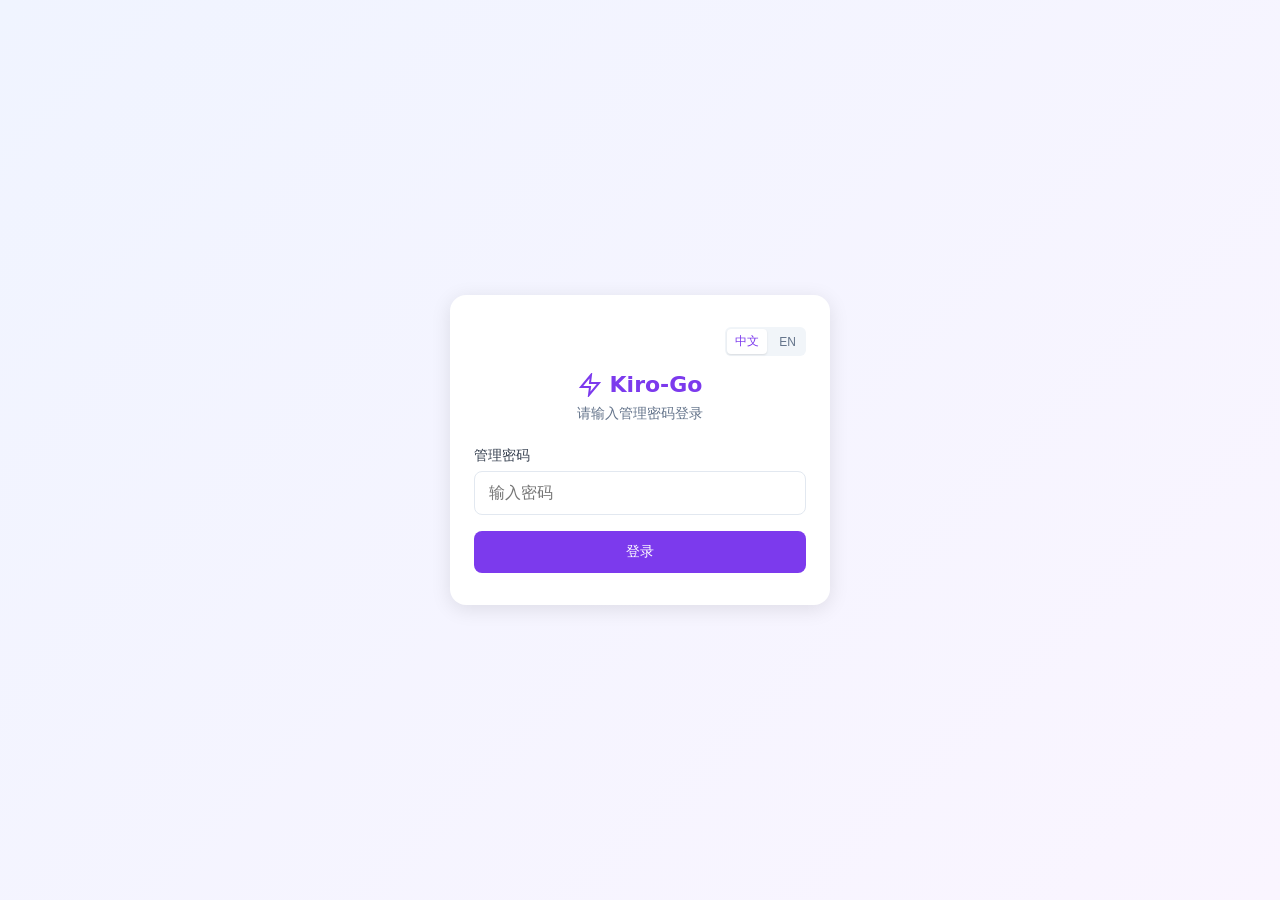
<file: web/index-legacy.html>
<!DOCTYPE html>
<html lang="zh">

<head>
    <meta charset="UTF-8">
    <meta name="viewport" content="width=device-width, initial-scale=1.0, maximum-scale=1.0, user-scalable=no">
    <title>Kiro-Go</title>
    <link rel="icon" type="image/png" href="/admin/icon.png?v=20260724">
    <style>
        * {
            box-sizing: border-box;
            margin: 0;
            padding: 0;
        }

        body {
            font-family: system-ui, -apple-system, sans-serif;
            background: #f8fafc;
            color: #1e293b;
            min-height: 100vh;
            -webkit-tap-highlight-color: transparent;
        }

        .container {
            max-width: 1100px;
            margin: 0 auto;
            padding: 16px;
        }

        .login-wrapper {
            min-height: 100vh;
            display: flex;
            align-items: center;
            justify-content: center;
            background: linear-gradient(135deg, #f0f4ff 0%, #faf5ff 100%);
            padding: 16px;
        }

        .login-box {
            background: #fff;
            padding: 32px 24px;
            border-radius: 16px;
            box-shadow: 0 4px 20px rgba(0, 0, 0, 0.1);
            width: 100%;
            max-width: 380px;
        }

        .login-box h1 {
            text-align: center;
            color: #7c3aed;
            margin-bottom: 8px;
            font-size: 22px;
            justify-content: center;
        }

        .login-box p {
            text-align: center;
            color: #64748b;
            margin-bottom: 24px;
            font-size: 14px;
        }

        .form-group {
            margin-bottom: 16px;
        }

        label {
            display: block;
            margin-bottom: 6px;
            color: #374151;
            font-size: 14px;
            font-weight: 500;
        }

        input[type="text"],
        input[type="password"],
        input[type="number"],
        select,
        textarea {
            width: 100%;
            padding: 12px 14px;
            border: 1px solid #e2e8f0;
            border-radius: 8px;
            font-size: 16px;
            background: #fff;
            color: #1e293b;
            -webkit-appearance: none;
        }

        input:focus,
        textarea:focus {
            outline: none;
            border-color: #7c3aed;
            box-shadow: 0 0 0 3px rgba(124, 58, 237, 0.1);
        }

        textarea {
            resize: vertical;
            min-height: 100px;
            font-family: monospace;
            font-size: 14px;
        }

        .btn {
            padding: 12px 18px;
            border: none;
            border-radius: 8px;
            cursor: pointer;
            font-size: 14px;
            font-weight: 500;
            transition: all 0.2s;
            touch-action: manipulation;
        }

        .btn-primary {
            background: #7c3aed;
            color: white;
        }

        .btn-primary:hover,
        .btn-primary:active {
            background: #6d28d9;
        }

        .btn-danger {
            background: #ef4444;
            color: white;
        }

        .btn-secondary {
            background: #f1f5f9;
            color: #374151;
        }

        .btn-success {
            background: #10B981;
            color: white;
        }

        .btn-sm {
            padding: 8px 12px;
            font-size: 13px;
        }

        .card {
            background: #fff;
            border-radius: 12px;
            padding: 16px;
            margin-bottom: 16px;
            box-shadow: 0 1px 3px rgba(0, 0, 0, 0.1);
        }

        .card-header {
            display: flex;
            justify-content: space-between;
            align-items: center;
            margin-bottom: 16px;
            padding-bottom: 12px;
            border-bottom: 1px solid #e2e8f0;
            flex-wrap: wrap;
            gap: 12px;
        }

        .card-title {
            font-size: 16px;
            font-weight: 600;
        }

        .card-actions {
            display: flex;
            gap: 8px;
            flex-wrap: wrap;
        }

        .stats-grid {
            display: grid;
            grid-template-columns: repeat(3, 1fr);
            gap: 10px;
            margin-bottom: 20px;
        }

        .stat-card {
            background: #fff;
            border-radius: 10px;
            padding: 12px 8px;
            text-align: center;
            box-shadow: 0 1px 3px rgba(0, 0, 0, 0.1);
        }

        .stat-value {
            font-size: 20px;
            font-weight: 700;
            color: #7c3aed;
        }

        .stat-label {
            font-size: 11px;
            color: #64748b;
            margin-top: 2px;
        }

        .badge {
            display: inline-block;
            padding: 3px 8px;
            border-radius: 4px;
            font-size: 11px;
            font-weight: 500;
            white-space: nowrap;
        }

        .badge-success {
            background: #dcfce7;
            color: #16a34a;
        }

        .badge-warning {
            background: #fef3c7;
            color: #d97706;
        }

        .badge-error {
            background: #fee2e2;
            color: #dc2626;
        }

        .badge-info {
            background: #ede9fe;
            color: #7c3aed;
        }

        .badge-pro {
            background: #3b82f6;
            color: white;
        }

        .badge-proplus {
            background: #8b5cf6;
            color: white;
        }

        .badge-power {
            background: #f59e0b;
            color: white;
        }

        .badge-free {
            background: #6b7280;
            color: white;
        }

        .badge-trial {
            background: #10b981;
            color: white;
        }

        .badge-banned {
            background: #dc2626;
            color: white;
        }

        .badge-suspended {
            background: #f59e0b;
            color: white;
        }

        .modal {
            display: none;
            position: fixed;
            top: 0;
            left: 0;
            width: 100%;
            height: 100%;
            background: rgba(0, 0, 0, 0.5);
            z-index: 1000;
            padding: 16px;
            overflow-y: auto;
        }

        .modal.active {
            display: flex;
            align-items: flex-start;
            justify-content: center;
            padding-top: 5vh;
        }

        .modal-content {
            background: #fff;
            border-radius: 12px;
            padding: 20px;
            width: 100%;
            max-width: 600px;
            margin-bottom: 20px;
        }

        .modal-header {
            display: flex;
            justify-content: space-between;
            align-items: center;
            margin-bottom: 20px;
        }

        .modal-title {
            font-size: 18px;
            font-weight: 600;
        }

        .modal-close {
            background: none;
            border: none;
            font-size: 28px;
            cursor: pointer;
            color: #64748b;
            padding: 0 8px;
        }

        .modal-footer {
            margin-top: 20px;
            display: flex;
            gap: 10px;
            justify-content: flex-end;
        }

        .switch {
            position: relative;
            display: inline-block;
            width: 44px;
            height: 24px;
            flex-shrink: 0;
        }

        .switch input {
            opacity: 0;
            width: 0;
            height: 0;
            position: absolute;
        }

        .slider {
            position: absolute;
            cursor: pointer;
            top: 0;
            left: 0;
            right: 0;
            bottom: 0;
            background: #cbd5e1;
            border-radius: 24px;
            transition: 0.3s;
        }

        .slider:before {
            position: absolute;
            content: "";
            height: 18px;
            width: 18px;
            left: 3px;
            bottom: 3px;
            background: white;
            border-radius: 50%;
            transition: 0.3s;
        }

        input:checked+.slider {
            background: #7c3aed;
        }

        input:checked+.slider:before {
            transform: translateX(20px);
        }

        .tabs {
            display: flex;
            gap: 4px;
            margin-bottom: 16px;
            background: #f1f5f9;
            padding: 4px;
            border-radius: 10px;
            overflow-x: auto;
            -webkit-overflow-scrolling: touch;
        }

        .tab {
            padding: 10px 16px;
            border-radius: 8px;
            cursor: pointer;
            color: #64748b;
            font-weight: 500;
            font-size: 14px;
            white-space: nowrap;
            flex-shrink: 0;
        }

        .tab:hover {
            color: #374151;
        }

        .tab.active {
            background: #fff;
            color: #7c3aed;
            box-shadow: 0 1px 3px rgba(0, 0, 0, 0.1);
        }

        .hidden {
            display: none !important;
        }

        .message {
            padding: 12px 16px;
            border-radius: 8px;
            margin-bottom: 12px;
            font-size: 14px;
        }

        .message-error {
            background: #fee2e2;
            color: #dc2626;
        }

        .endpoint {
            background: #f8fafc;
            padding: 12px;
            border-radius: 8px;
            font-family: monospace;
            font-size: 12px;
            margin-bottom: 10px;
            display: flex;
            justify-content: space-between;
            align-items: center;
            gap: 10px;
            word-break: break-all;
        }

        .endpoint span {
            flex: 1;
        }

        .header {
            display: flex;
            align-items: center;
            justify-content: space-between;
            margin-bottom: 16px;
            gap: 12px;
        }

        .header h1 {
            font-size: 18px;
            color: #7c3aed;
        }

        .account-card {
            background: #fff;
            border-radius: 12px;
            padding: 14px;
            margin-bottom: 12px;
            box-shadow: 0 1px 3px rgba(0, 0, 0, 0.1);
            border-left: 4px solid #7c3aed;
        }

        .account-header {
            display: flex;
            justify-content: space-between;
            align-items: flex-start;
            margin-bottom: 10px;
            gap: 10px;
        }

        .account-info {
            flex: 1;
            min-width: 0;
        }

        .account-email {
            font-weight: 600;
            font-size: 14px;
            color: #1e293b;
            word-break: break-all;
        }

        .account-meta {
            display: flex;
            gap: 6px;
            flex-wrap: wrap;
            margin-top: 6px;
        }

        .account-usage {
            margin: 10px 0;
        }

        .usage-bar {
            height: 6px;
            background: #e2e8f0;
            border-radius: 3px;
            overflow: hidden;
        }

        .usage-fill {
            height: 100%;
            background: #7c3aed;
            border-radius: 3px;
            transition: width 0.3s;
        }

        .usage-fill.high {
            background: #f59e0b;
        }

        .usage-fill.critical {
            background: #ef4444;
        }

        .usage-text {
            display: flex;
            justify-content: space-between;
            font-size: 11px;
            color: #64748b;
            margin-top: 4px;
        }

        .usage-label {
            font-size: 12px;
            color: #64748b;
            margin-bottom: 4px;
            font-weight: 500;
        }

        .account-usage+.account-usage {
            margin-top: 8px;
        }

        .badge-trial {
            background: #10b981;
            color: white;
        }

        .account-stats {
            display: grid;
            grid-template-columns: repeat(5, 1fr);
            gap: 6px;
            margin-top: 10px;
            padding-top: 10px;
            border-top: 1px solid #e2e8f0;
        }

        .account-stat {
            text-align: center;
        }

        .account-stat-value {
            font-weight: 600;
            font-size: 13px;
        }

        .account-stat-label {
            font-size: 10px;
            color: #64748b;
        }

        .account-actions {
            display: flex;
            gap: 6px;
            flex-shrink: 0;
            flex-wrap: wrap;
        }

        .detail-section {
            margin-bottom: 20px;
        }

        .detail-section h4 {
            font-size: 13px;
            color: #64748b;
            margin-bottom: 10px;
            text-transform: uppercase;
            letter-spacing: 0.5px;
        }

        .detail-grid {
            display: grid;
            grid-template-columns: 1fr;
            gap: 10px;
        }

        .detail-item {
            background: #f8fafc;
            padding: 10px 12px;
            border-radius: 8px;
        }

        .detail-label {
            font-size: 11px;
            color: #64748b;
            margin-bottom: 2px;
        }

        .detail-value {
            font-size: 13px;
            font-weight: 500;
            word-break: break-all;
        }

        .model-list {
            display: grid;
            gap: 8px;
            max-height: 250px;
            overflow-y: auto;
        }

        .model-item {
            background: #f8fafc;
            padding: 14px 16px;
            border-radius: 8px;
            margin-bottom: 10px;
            transition: background 0.2s ease;
        }

        .model-item:last-child {
            margin-bottom: 0;
        }

        .model-item:hover {
            background: #f1f5f9;
        }

        .model-name {
            font-weight: 600;
            font-size: 14px;
            color: #0f172a;
            line-height: 1.4;
        }

        .model-credit {
            font-size: 13px;
            margin-top: 4px;
        }

        .credit-ratio {
            color: #7c3aed;
            font-weight: 600;
        }

        .model-info {
            font-size: 12px;
            color: #64748b;
            margin-top: 6px;
            line-height: 1.5;
        }

        .btn-icon {
            display: inline-flex;
            align-items: center;
            justify-content: center;
            width: 36px;
            height: 36px;
            padding: 0;
        }

        .btn-icon svg {
            width: 18px;
            height: 18px;
        }

        .loading {
            opacity: 0.6;
            pointer-events: none;
        }

        .logo {
            display: flex;
            align-items: center;
            gap: 8px;
        }

        .logo svg {
            width: 24px;
            height: 24px;
            color: #7c3aed;
        }

        .machine-id-row {
            display: flex;
            gap: 8px;
            align-items: stretch;
            flex-wrap: wrap;
        }

        .machine-id-row input {
            flex: 1;
            min-width: 200px;
            font-family: monospace;
            font-size: 11px;
        }

        .machine-id-row .btn {
            flex-shrink: 0;
        }

        .lang-switch {
            display: flex;
            gap: 4px;
            background: #f1f5f9;
            padding: 2px;
            border-radius: 6px;
        }

        .lang-btn {
            padding: 4px 8px;
            border: none;
            background: transparent;
            cursor: pointer;
            font-size: 12px;
            border-radius: 4px;
            color: #64748b;
        }

        .lang-btn.active {
            background: #fff;
            color: #7c3aed;
            box-shadow: 0 1px 2px rgba(0, 0, 0, 0.1);
        }

        .header-right {
            display: flex;
            align-items: center;
            gap: 10px;
        }

        @media (max-width: 640px) {
            .container {
                padding: 12px;
            }

            .stats-grid {
                grid-template-columns: repeat(3, 1fr);
                gap: 8px;
            }

            .stat-card {
                padding: 10px 6px;
            }

            .stat-value {
                font-size: 18px;
            }

            .stat-label {
                font-size: 10px;
            }

            .card {
                padding: 14px;
            }

            .card-header {
                flex-direction: column;
                align-items: flex-start;
            }

            .card-actions {
                width: 100%;
            }

            .card-actions .btn {
                flex: 1;
                text-align: center;
            }

            .account-header {
                flex-direction: column;
            }

            .account-actions {
                width: 100%;
                justify-content: flex-start;
            }

            .account-actions .btn {
                padding: 8px 10px;
                font-size: 12px;
            }

            .account-stats {
                grid-template-columns: repeat(2, 1fr);
            }

            .detail-grid {
                grid-template-columns: 1fr;
            }

            .tabs {
                gap: 2px;
            }

            .tab {
                padding: 10px 12px;
                font-size: 13px;
            }

            .modal-content {
                padding: 16px;
            }

            .endpoint {
                flex-direction: column;
                align-items: stretch;
            }

            .endpoint .btn {
                width: 100%;
            }

            .machine-id-row {
                flex-direction: column;
            }

            .machine-id-row input {
                min-width: 100%;
            }

            .machine-id-row .btn {
                width: 100%;
            }
        }

        @media (min-width: 641px) {
            .detail-grid {
                grid-template-columns: repeat(2, 1fr);
            }
        }

        /* 隐私模式开关样式 */
        .privacy-toggle {
            white-space: nowrap;
        }

        @media (max-width: 640px) {
            .privacy-toggle {
                order: -1;
                width: 100%;
                justify-content: space-between;
                padding: 8px 0;
                border-bottom: 1px solid #e2e8f0;
                margin-bottom: 8px;
            }

            .privacy-toggle span {
                font-size: 14px;
            }
        }
    </style>
</head>

<body>
    <div id="loginPage" class="login-wrapper">
        <div class="login-box">
            <div style="display:flex;justify-content:flex-end;margin-bottom:16px">
                <div class="lang-switch">
                    <button class="lang-btn" data-lang="zh" onclick="setLang('zh')">中文</button>
                    <button class="lang-btn" data-lang="en" onclick="setLang('en')">EN</button>
                </div>
            </div>
            <h1 class="logo"><svg viewBox="0 0 24 24" fill="none" stroke="currentColor" stroke-width="2">
                    <path d="M13 2L3 14h9l-1 8 10-12h-9l1-8z" />
                </svg>Kiro-Go</h1>
            <p data-i18n="login.subtitle"></p>
            <div class="form-group">
                <label data-i18n="login.password"></label>
                <input type="password" id="pwdField" data-i18n-placeholder="login.passwordPlaceholder"
                    autocomplete="off">
            </div>
            <button type="button" class="btn btn-primary" style="width:100%" onclick="login()"
                data-i18n="login.submit"></button>
            <div id="loginError" class="message message-error hidden" style="margin-top:12px"></div>
        </div>
    </div>
    <div id="mainPage" class="container hidden">
        <div class="header">
            <h1 class="logo"><svg viewBox="0 0 24 24" fill="none" stroke="currentColor" stroke-width="2">
                    <path d="M13 2L3 14h9l-1 8 10-12h-9l1-8z" />
                </svg>Kiro-Go</h1>
            <div class="header-right">
                <div class="lang-switch">
                    <button class="lang-btn" data-lang="zh" onclick="setLang('zh')">中文</button>
                    <button class="lang-btn" data-lang="en" onclick="setLang('en')">EN</button>
                </div>
                <span class="badge badge-success" id="statusBadge" data-i18n="status.running"></span>
                <span class="badge badge-info" id="versionBadge" style="cursor:pointer" onclick="checkUpdate(true)"></span>
                <button class="btn btn-sm btn-danger" onclick="logout()" data-i18n="common.logout" style="padding:4px 12px;font-size:12px"></button>
            </div>
        </div>
        <div class="stats-grid">
            <div class="stat-card">
                <div class="stat-value" id="statAccounts">0</div>
                <div class="stat-label" data-i18n="stats.accounts"></div>
            </div>
            <div class="stat-card">
                <div class="stat-value" id="statRequests">0</div>
                <div class="stat-label" data-i18n="stats.requests"></div>
            </div>
            <div class="stat-card">
                <div class="stat-value" id="statSuccess">0</div>
                <div class="stat-label" data-i18n="stats.success"></div>
            </div>
            <div class="stat-card">
                <div class="stat-value" id="statFailed">0</div>
                <div class="stat-label" data-i18n="stats.failed"></div>
            </div>
            <div class="stat-card">
                <div class="stat-value" id="statTokens">0</div>
                <div class="stat-label">Tokens</div>
            </div>
            <div class="stat-card">
                <div class="stat-value" id="statCredits">0</div>
                <div class="stat-label">Credits</div>
            </div>
        </div>
        <div class="tabs">
            <div class="tab active" data-tab="accounts" data-i18n="tabs.accounts"></div>
            <div class="tab" data-tab="settings" data-i18n="tabs.settings"></div>
            <div class="tab" data-tab="api" data-i18n="tabs.api"></div>
        </div>
        <div id="tabAccounts" class="tab-content">
            <div class="card">
                <div class="card-header">
                    <span class="card-title" data-i18n="accounts.title"></span>
                    <div class="card-actions">
                        <div class="privacy-toggle" style="display:flex;align-items:center;gap:8px;cursor:pointer;user-select:none">
                            <span style="font-size:13px;color:#374151;font-weight:500" data-i18n="privacy.label"></span>
                            <label class="switch" style="margin:0">
                                <input type="checkbox" id="privacyModeToggle" checked onchange="togglePrivacyMode()">
                                <span class="slider"></span>
                            </label>
                        </div>
                        <button class="btn btn-secondary btn-sm" onclick="showExportModal()" data-i18n="accounts.export"></button>
                        <button class="btn btn-secondary btn-sm" onclick="refreshAllModels()" data-i18n="models.refreshAll"></button>
                        <button class="btn btn-primary btn-sm" onclick="showModal('add')" data-i18n="accounts.add"></button>
                    </div>
                </div>
                <div id="accountsToolbar" style="display:flex;gap:8px;align-items:center;padding:0 20px 12px">
                    <label style="display:flex;align-items:center;gap:4px;cursor:pointer;user-select:none;flex-shrink:0"><input type="checkbox" id="selectAllCheckbox" onchange="toggleSelectAll(this.checked)" style="width:15px;height:15px;cursor:pointer"> <span style="font-size:13px;color:#374151" data-i18n="batch.selectAll"></span></label>
                    <div style="height:16px;width:1px;background:#e2e8f0;flex-shrink:0"></div>
                    <div id="batchBar" style="display:none;align-items:center;gap:6px;flex-shrink:0">
                        <span id="batchCount" style="font-size:12px;color:#7c3aed;font-weight:600;white-space:nowrap"></span>
                        <button class="btn btn-sm btn-primary" onclick="batchAction('enable')" style="padding:3px 10px;font-size:12px" data-i18n="batch.enable"></button>
                        <button class="btn btn-sm btn-secondary" onclick="batchAction('disable')" style="padding:3px 10px;font-size:12px" data-i18n="batch.disable"></button>
                        <button class="btn btn-sm btn-secondary" onclick="batchAction('refresh')" style="padding:3px 10px;font-size:12px" data-i18n="batch.refresh"></button>
                        <button class="btn btn-sm btn-secondary" onclick="batchRefreshModels()" style="padding:3px 10px;font-size:12px" data-i18n="batch.refreshModels"></button>
                        <div style="height:16px;width:1px;background:#e2e8f0;flex-shrink:0"></div>
                    </div>
                    <div style="display:flex;gap:6px;align-items:center;margin-left:auto;flex-shrink:0">
                        <input type="text" id="filterSearch" oninput="onFilterChange()" style="width:260px;padding:8px 12px;border:1px solid #e2e8f0;border-radius:6px;font-size:14px;outline:none" data-i18n-placeholder="filter.search">
                        <select id="filterStatusSelect" onchange="onFilterChange()" style="padding:4px 6px;border:1px solid #e2e8f0;border-radius:6px;font-size:12px;background:#fff;cursor:pointer">
                            <option value="all" data-i18n="filter.all"></option>
                            <option value="enabled" data-i18n="filter.enabled"></option>
                            <option value="disabled" data-i18n="filter.disabled"></option>
                            <option value="banned" data-i18n="filter.banned"></option>
                        </select>
                    </div>
                </div>
                <div id="accountsList"></div>
            </div>
        </div>
        <div id="tabSettings" class="tab-content hidden">
            <div class="card">
                <div class="card-header"><span class="card-title" data-i18n="settings.apiSettings"></span></div>
                <div class="form-group">
                    <label style="display:flex;align-items:center;gap:10px">
                        <label class="switch"><input type="checkbox" id="requireApiKey"><span
                                class="slider"></span></label>
                        <span data-i18n="settings.enableApiKey"></span>
                    </label>
                </div>
                <div class="form-group"><label>API Key</label><div style="display:flex;gap:8px;align-items:stretch"><input type="text" id="apiKeyInput" style="flex:1"
                        data-i18n-placeholder="settings.apiKeyPlaceholder"><button class="btn btn-sm btn-secondary" onclick="generateApiKey()" data-i18n="settings.generateApiKey"></button></div></div>
                <button class="btn btn-primary" onclick="saveSettings()" data-i18n="common.save"></button>
            </div>
            <div class="card">
                <div class="card-header"><span class="card-title" data-i18n="settings.usageSettings"></span></div>
                <div class="form-group">
                    <label style="display:flex;align-items:center;gap:10px">
                        <label class="switch"><input type="checkbox" id="allowOverUsage"><span
                                class="slider"></span></label>
                        <span data-i18n="settings.allowOverUsage"></span>
                    </label>
                    <small style="color:#64748b;font-size:12px;margin-top:4px;display:block"
                        data-i18n="settings.allowOverUsageHint"></small>
                </div>
                <button class="btn btn-primary" onclick="saveOverUsageConfig()" data-i18n="common.save"></button>
            </div>
            <div class="card">
                <div class="card-header"><span class="card-title" data-i18n="settings.thinkingSettings"></span></div>
                <div class="form-group">
                    <label data-i18n="settings.thinkingSuffix"></label>
                    <input type="text" id="thinkingSuffix" placeholder="-thinking">
                    <small style="color:#64748b;font-size:12px;margin-top:4px;display:block"
                        data-i18n="settings.thinkingSuffixHint"></small>
                </div>
                <div class="form-group">
                    <label data-i18n="settings.openaiFormat"></label>
                    <select id="openaiThinkingFormat">
                        <option value="reasoning_content">reasoning_content (DeepSeek)</option>
                        <option value="thinking">&lt;thinking&gt; (Claude)</option>
                        <option value="think">&lt;think&gt; (OpenAI)</option>
                    </select>
                </div>
                <div class="form-group">
                    <label data-i18n="settings.claudeFormat"></label>
                    <select id="claudeThinkingFormat">
                        <option value="thinking">&lt;thinking&gt; (Claude)</option>
                        <option value="think">&lt;think&gt; (OpenAI)</option>
                        <option value="reasoning_content" data-i18n="settings.noTag"></option>
                    </select>
                </div>
                <button class="btn btn-primary" onclick="saveThinkingConfig()"
                    data-i18n="settings.saveThinking"></button>
            </div>
            <div class="card">
                <div class="card-header"><span class="card-title" data-i18n="settings.endpointSettings"></span></div>
                <div class="form-group">
                    <label data-i18n="settings.preferredEndpoint"></label>
                    <select id="preferredEndpoint">
                        <option value="auto" data-i18n="settings.endpointAuto"></option>
                        <option value="kiro">Kiro IDE</option>
                        <option value="codewhisperer">CodeWhisperer</option>
                        <option value="amazonq">AmazonQ</option>
                    </select>
                    <small style="color:#64748b;font-size:12px;margin-top:4px;display:block"
                        data-i18n="settings.endpointHint"></small>
                </div>
                <div class="form-group">
                    <label style="display:flex;align-items:center;gap:8px;cursor:pointer">
                        <input type="checkbox" id="endpointFallback" checked>
                        <span data-i18n="settings.endpointFallback"></span>
                    </label>
                    <small style="color:#64748b;font-size:12px;margin-top:4px;display:block"
                        data-i18n="settings.endpointFallbackHint"></small>
                </div>
                <button class="btn btn-primary" onclick="saveEndpointConfig()"
                    data-i18n="settings.saveEndpoint"></button>
            </div>
            <div class="card">
                <div class="card-header"><span class="card-title" data-i18n="settings.adminPassword"></span></div>
                <div class="form-group"><label data-i18n="settings.newPassword"></label><input type="password"
                        id="newPassword" data-i18n-placeholder="settings.newPasswordPlaceholder"></div>
                <button class="btn btn-primary" onclick="changePassword()" data-i18n="settings.changePassword"></button>
            </div>
            <div class="card">
                <div class="card-header"><span class="card-title" data-i18n="settings.proxySettings"></span></div>
                <div class="form-group">
                    <label data-i18n="settings.proxyType"></label>
                    <select id="proxyType" onchange="onProxyTypeChange()">
                        <option value="none" data-i18n="settings.proxyNone"></option>
                        <option value="socks5">SOCKS5</option>
                        <option value="http">HTTP</option>
                    </select>
                </div>
                <div id="proxyFields" style="display:none">
                    <div class="form-group">
                        <label data-i18n="settings.proxyHost"></label>
                        <div style="display:flex;gap:8px;align-items:stretch">
                            <input type="text" id="proxyHost" style="flex:1" placeholder="127.0.0.1">
                            <input type="number" id="proxyPort" style="width:90px" placeholder="1080" min="1" max="65535">
                        </div>
                    </div>
                    <div class="form-group">
                        <label data-i18n="settings.proxyAuth"></label>
                        <div style="display:flex;gap:8px">
                            <input type="text" id="proxyUsername" style="flex:1" data-i18n-placeholder="settings.proxyUsername" autocomplete="off">
                            <input type="password" id="proxyPassword" style="flex:1" data-i18n-placeholder="settings.proxyPassword" autocomplete="new-password">
                        </div>
                    </div>
                </div>
                <button class="btn btn-primary" onclick="saveProxyConfig()" data-i18n="settings.saveProxy"></button>
            </div>
            <div class="card">
                <div class="card-header"><span class="card-title" data-i18n="settings.promptFilter"></span></div>
                <div class="form-group">
                    <label style="font-weight:600;margin-bottom:12px;display:block" data-i18n="settings.builtinFilters"></label>
                    <div style="display:flex;flex-direction:column;gap:12px">
                        <div>
                            <label style="display:flex;align-items:center;gap:10px">
                                <label class="switch"><input type="checkbox" id="filterClaudeCode"><span class="slider"></span></label>
                                <span data-i18n="settings.filterClaudeCode"></span>
                            </label>
                            <small style="color:#64748b;font-size:12px;margin-top:4px;display:block;margin-left:54px" data-i18n="settings.filterClaudeCodeHint"></small>
                        </div>
                        <div>
                            <label style="display:flex;align-items:center;gap:10px">
                                <label class="switch"><input type="checkbox" id="filterEnvNoise"><span class="slider"></span></label>
                                <span data-i18n="settings.filterEnvNoise"></span>
                            </label>
                            <small style="color:#64748b;font-size:12px;margin-top:4px;display:block;margin-left:54px" data-i18n="settings.filterEnvNoiseHint"></small>
                        </div>
                        <div>
                            <label style="display:flex;align-items:center;gap:10px">
                                <label class="switch"><input type="checkbox" id="filterStripBoundaries"><span class="slider"></span></label>
                                <span data-i18n="settings.filterStripBoundaries"></span>
                            </label>
                            <small style="color:#64748b;font-size:12px;margin-top:4px;display:block;margin-left:54px" data-i18n="settings.filterStripBoundariesHint"></small>
                        </div>
                    </div>
                </div>
                <div class="form-group" style="margin-top:16px">
                    <label style="font-weight:600;margin-bottom:8px;display:block" data-i18n="settings.customRules"></label>
                    <div id="promptFilterRules" style="margin-bottom:8px"></div>
                    <div style="display:flex;gap:8px;flex-wrap:wrap">
                        <button class="btn btn-sm btn-secondary" onclick="addPromptRule('regex')" data-i18n="promptFilter.addRegex"></button>
                        <button class="btn btn-sm btn-secondary" onclick="addPromptRule('lines-containing')" data-i18n="promptFilter.addContains"></button>
                    </div>
                </div>
                <button class="btn btn-primary" onclick="savePromptFilter()" data-i18n="settings.savePromptFilter"></button>
            </div>
            <div class="card">
                <div class="card-header"><span class="card-title" data-i18n="settings.statistics"></span></div>
                <button class="btn btn-danger" onclick="resetStats()" data-i18n="settings.resetStats"></button>
            </div>
        </div>
        <div id="tabApi" class="tab-content hidden">
            <div class="card">
                <div class="card-header"><span class="card-title" data-i18n="api.endpoints"></span></div>
                <p style="margin-bottom:10px;font-weight:500;font-size:14px">Claude API</p>
                <div class="endpoint"><span id="claudeEndpoint"></span><button class="btn btn-sm btn-secondary"
                        onclick="copy('claudeEndpoint')" data-i18n="common.copy"></button></div>
                <p style="margin:14px 0 10px;font-weight:500;font-size:14px">OpenAI API</p>
                <div class="endpoint"><span id="openaiEndpoint"></span><button class="btn btn-sm btn-secondary"
                        onclick="copy('openaiEndpoint')" data-i18n="common.copy"></button></div>
                <p style="margin:14px 0 10px;font-weight:500;font-size:14px" data-i18n="api.modelList"></p>
                <div class="endpoint"><span id="modelsEndpoint"></span><button class="btn btn-sm btn-secondary"
                        onclick="copy('modelsEndpoint')" data-i18n="common.copy"></button></div>
                <p style="margin:14px 0 10px;font-weight:500;font-size:14px" data-i18n="api.stats"></p>
                <div class="endpoint"><span id="statsEndpoint"></span><button class="btn btn-sm btn-secondary"
                        onclick="copy('statsEndpoint')" data-i18n="common.copy"></button></div>
                <p style="font-size:12px;color:#64748b;margin-top:4px" data-i18n="api.statsHint"></p>
            </div>
        </div>
    </div>
    <div id="addModal" class="modal">
        <div class="modal-content">
            <div class="modal-header"><span class="modal-title" id="modalTitle"></span><button class="modal-close"
                    onclick="closeModal()">&times;</button></div>
            <div id="modalBody"></div>
        </div>
    </div>
    <div id="detailModal" class="modal">
        <div class="modal-content">
            <div class="modal-header"><span class="modal-title" data-i18n="detail.title"></span><button
                    class="modal-close" onclick="closeDetailModal()">&times;</button></div>
            <div id="detailBody"></div>
        </div>
    </div>
    <div id="exportModal" class="modal">
        <div class="modal-content">
            <div class="modal-header"><span class="modal-title" data-i18n="export.title"></span><button
                    class="modal-close" onclick="closeExportModal()">&times;</button></div>
            <div id="exportBody"></div>
        </div>
    </div>
    <div id="updateModal" class="modal">
        <div class="modal-content">
            <div class="modal-header"><span class="modal-title" data-i18n="update.title"></span><button
                    class="modal-close" onclick="closeUpdateModal()">&times;</button></div>
            <div id="updateBody"></div>
        </div>
    </div>
    <script>
        const i18n = {
            zh: {
                'login.subtitle': '请输入管理密码登录',
                'login.password': '管理密码',
                'login.passwordPlaceholder': '输入密码',
                'login.submit': '登录',
                'login.error': '密码错误',
                'login.connectError': '连接失败',
                'status.running': '运行中',
                'stats.accounts': '账号',
                'stats.requests': '请求',
                'stats.success': '成功',
                'stats.failed': '失败',
                'tabs.accounts': '账号',
                'tabs.settings': '设置',
                'tabs.api': 'API',
                'accounts.title': '账号列表',
                'accounts.add': '添加账号',
                'accounts.empty': '暂无账号',
                'accounts.refresh': '刷新',
                'accounts.detail': '详情',
                'accounts.enable': '启用',
                'accounts.disable': '禁用',
                'accounts.delete': '删除',
                'accounts.requests': '请求',
                'accounts.tokens': 'Tokens',
                'accounts.credits': 'Credits',
                'accounts.expiry': '到期',
                'accounts.noToken': '无Token',
                'accounts.expired': '已过期',
                'accounts.disabled': '已禁用',
                'accounts.normal': '正常',
                'accounts.enabled': '已启用',
                'accounts.banned': '已封禁',
                'accounts.suspended': '已暂停',
                'accounts.refreshFailed': '刷新失败',
                'accounts.confirmDelete': '确定删除？',
                'accounts.mainQuota': '主配额',
                'accounts.trialQuota': '试用配额',
                'accounts.trial': '试用中',
                'accounts.trialExpired': '已过期',
                'accounts.trialToday': '今天到期',
                'accounts.copyJSON': '复制 JSON',
                'accounts.copyJSONSuccess': 'JSON 已复制到剪贴板',
                'accounts.trialDays': '天后到期',
                'accounts.overage': '超额调用',
                'time.expired': '已过期',
                'time.minutes': '分钟',
                'time.hours': '小时',
                'time.days': '天',
                'settings.apiSettings': 'API 设置',
                'settings.enableApiKey': '启用 API Key 验证',
                'settings.apiKeyPlaceholder': '留空则不验证',
                'settings.generateApiKey': '随机生成',
                'settings.usageSettings': '用量控制',
                'settings.allowOverUsage': '允许超额使用',
                'settings.allowOverUsageHint': '开启后，即使账号额度用尽也会继续使用该账号处理请求，不再因余额不足而报错',
                'settings.overUsageSaved': '超额使用设置已保存',
                'settings.thinkingSettings': 'Thinking 模式设置',
                'settings.thinkingSuffix': '触发后缀',
                'settings.thinkingSuffixHint': '模型名称加此后缀即启用思考模式，如 claude-sonnet-4.5-thinking',
                'settings.openaiFormat': 'OpenAI API 输出格式',
                'settings.claudeFormat': 'Claude API 输出格式',
                'settings.noTag': '直接输出 (无标签)',
                'settings.saveThinking': '保存 Thinking 设置',
                'settings.thinkingSaved': 'Thinking 设置已保存',
                'settings.endpointSettings': 'Kiro 端点设置',
                'settings.preferredEndpoint': '首选端点',
                'settings.endpointAuto': '自动选择',
                'settings.endpointHint': '选择首选端点，自动选择模式下会根据可用性自动选择端点',
                'settings.endpointFallback': '端点不可用时自动切换',
                'settings.endpointFallbackHint': '关闭后，仅使用选定的端点，不会自动切换到其他端点',
                'settings.saveEndpoint': '保存端点设置',
                'settings.endpointSaved': '端点设置已保存',
                'settings.adminPassword': '管理密码',
                'settings.newPassword': '新密码',
                'settings.newPasswordPlaceholder': '输入新密码',
                'settings.changePassword': '修改密码',
                'settings.passwordRequired': '请输入新密码',
                'settings.passwordChanged': '密码已修改',
                'settings.statistics': '统计',
                'settings.resetStats': '重置统计',
                'settings.confirmReset': '确定重置统计？',
                'settings.proxySettings': '出站代理设置',
                'settings.proxyType': '代理类型',
                'settings.proxyNone': '直连（不使用代理）',
                'settings.proxyHost': '地址 / 端口',
                'settings.proxyAuth': '认证（可选）',
                'settings.proxyUsername': '用户名',
                'settings.proxyPassword': '密码',
                'settings.proxyHostRequired': '请填写代理地址和端口',
                'settings.saveProxy': '保存代理设置',
                'settings.proxySaved': '代理设置已保存',
                'settings.promptFilter': 'System Prompt 过滤',
                'settings.builtinFilters': '内置过滤器',
                'settings.filterClaudeCode': '替换 Claude Code CLI 系统提示',
                'settings.filterClaudeCodeHint': '检测到 Claude Code 内置系统提示时，替换为精简的后端提示词，避免泄露大量 CLI 指令到请求体。',
                'settings.filterEnvNoise': '过滤环境噪音行',
                'settings.filterEnvNoiseHint': '移除系统提示中注入的环境变量、Git 状态、最近提交等噪音内容。',
                'settings.filterStripBoundaries': '移除边界标记',
                'settings.filterStripBoundariesHint': '移除 --- SYSTEM PROMPT --- / --- END SYSTEM PROMPT --- 等边界标记行。',
                'settings.savePromptFilter': '保存过滤设置',
                'settings.promptFilterSaved': '过滤设置已保存',
                'settings.customRules': '自定义过滤规则',
                'api.endpoints': 'API 端点',
                'api.modelList': '模型列表',
                'api.stats': '统计数据',
                'api.statsHint': '需要在请求头中携带 API Key 鉴权（Authorization: Bearer sk-xxx），未启用 API Key 验证时无需鉴权',
                'detail.title': '账号详情',
                'detail.basicInfo': '基本信息',
                'detail.email': '邮箱',
                'detail.userId': '用户ID',
                'detail.authMethod': '认证方式',
                'detail.region': 'Region',
                'detail.machineId': '机器码',
                'detail.generate': '生成',
                'detail.subscription': '订阅信息',
                'detail.subscriptionType': '订阅类型',
                'detail.tokenExpiry': 'Token到期',
                'detail.usage': '用量',
                'detail.mainQuota': '主配额',
                'detail.trialQuota': '试用配额',
                'detail.trialStatus': '试用状态',
                'detail.trialExpiry': '试用到期',
                'detail.resetDate': '重置日期',
                'detail.statistics': '统计',
                'detail.requestCount': '请求数',
                'detail.errorCount': '错误数',
                'detail.totalTokens': '总Tokens',
                'detail.totalCredits': '总Credits',
                'detail.models': '可用模型',
                'detail.loadModels': '加载',
                'detail.refreshModelCache': '刷新路由缓存',
                'detail.loading': '加载中...',
                'detail.noModels': '无可用模型',
                'detail.loadFailed': '加载失败',
                'detail.machineIdError': '机器码格式错误',
                'detail.saved': '已保存',
                'detail.saveFailed': '保存失败',
                'detail.generateFailed': '生成失败',
                'modal.addAccount': '添加账号',
                'modal.builderIdTitle': 'AWS Builder ID',
                'modal.builderIdDesc': '通过 AWS Builder ID 授权登录添加个人账号',
                'modal.iamTitle': 'IAM Identity Center (企业 SSO) 登录',
                'modal.iamDesc': '通过 IAM Identity Center (企业 SSO) 授权添加企业账号',
                'modal.microsoftTitle': 'Microsoft Enterprise SSO 登录',
                'modal.microsoftDesc': '通过 Microsoft Entra ID 企业账号授权登录 Kiro',
                'microsoft.instructions': '登录流程与 IAM 企业 SSO 一致：打开登录页；浏览器跳转到 localhost 失败后，复制地址栏中的完整回调 URL 并粘贴到下方。服务不会监听或暴露 3128 端口。',
                'microsoft.loginUrl': '登录地址',
                'microsoft.callbackUrl': '回调 URL',
                'microsoft.callbackPlaceholder': 'http://localhost:3128/...（请粘贴完整地址）',
                'microsoft.start': '开始登录',
                'microsoft.continue': '继续登录',
                'microsoft.callbackRequired': '请先粘贴完整的回调 URL',
                'microsoft.kiroPrompt': '完成 Kiro 登录后，复制浏览器地址栏中的完整 localhost 回调 URL。',
                'microsoft.providerPrompt': '继续完成 Microsoft 登录，再复制新的完整 localhost 回调 URL。',
                'microsoft.selectProfile': '选择 Kiro Profile',
                'microsoft.profileHint': '该 Microsoft 账号关联了多个 Kiro Profile，请选择要添加的一个。',
                'microsoft.confirmProfile': '确认添加',
                'microsoft.success': 'Microsoft Enterprise SSO 登录成功',
                'modal.ssoTitle': 'SSO Token',
                'modal.ssoDesc': '通过浏览器 x-amz-sso_authn Token 添加账号',
                'modal.localTitle': 'Kiro 本地缓存',
                'modal.localDesc': '通过 Kiro IDE 本地缓存文件添加账号',
                'modal.credentialsTitle': '凭证 JSON',
                'modal.credentialsDesc': '通过 Kiro Account Manager 导出的凭证添加账号',
                'modal.cookieTitle': 'Kiro 网页 Cookie',
                'modal.cookieDesc': '通过从 Kiro 网页 Cookie 中获取的 RefreshToken 添加账号',
                'cookie.howToGet': '如何获取 RefreshToken？',
                'cookie.step1': '打开浏览器，访问并登录',
                'cookie.step2': '在页面空白处右键 → 检查 → Application → Cookies → https://app.kiro.dev',
                'cookie.step3': '在列表中找到 <b>RefreshToken</b>，双击其 Value 列并复制',
                'cookie.refreshToken': 'RefreshToken',
                'cookie.provider': '登录方式',
                'cookie.github': 'GitHub',
                'cookie.google': 'Google',
                'cookie.refreshTokenPlaceholder': '粘贴 RefreshToken Cookie 的值',
                'cookie.refreshTokenMissing': '请填写 RefreshToken',
                'cookie.importSuccess': '账号添加成功',
                'cookie.link': 'https://app.kiro.dev/account/usage',
                'builderid.startLogin': '开始登录',
                'builderid.verifyCode': '请在浏览器中输入上方验证码',
                'builderid.verifyUrl': '验证链接',
                'builderid.open': '打开',
                'builderid.waiting': '等待授权中...',
                'builderid.success': '登录成功',
                'iam.startUrl': 'Start URL',
                'iam.loginUrl': '登录链接',
                'iam.completeLogin': '请在浏览器中完成登录，然后粘贴回调 URL',
                'iam.callbackUrl': '回调 URL',
                'iam.complete': '完成登录',
                'sso.howToGet': '如何获取 Token?',
                'sso.step1': '在浏览器中访问并登录',
                'sso.step2': '按 F12 打开开发者工具 → Application → Cookies',
                'sso.step3': '找到并复制',
                'sso.tokenLabel': 'x-amz-sso_authn',
                'sso.tokenHint': '*支持批量导入，每行一个 Token',
                'sso.tokenPlaceholder': '粘贴 x-amz-sso_authn 值',
                'sso.importSuccess': '成功添加 {0} 个账号',
                'sso.importPartial': '，{0} 个失败',
                'local.fileLocation': '文件位置',
                'local.loginChannel': '登录渠道',
                'local.tokenFile': 'kiro-auth-token.json',
                'local.tokenRequired': '*必填',
                'local.clientFile': '{hash}.json',
                'local.clientRequired': '*IdC 登录必填',
                'local.pasteOrUpload': '粘贴文件内容或上传文件',
                'local.upload': '上传',
                'local.tokenMissing': '请提供 kiro-auth-token.json 内容',
                'local.tokenInvalid': 'kiro-auth-token.json 格式错误',
                'local.refreshTokenMissing': '缺少 refreshToken',
                'local.clientMissing': 'IdC 登录需要提供 {hash}.json 内容',
                'local.clientInvalid': '{hash}.json 格式错误',
                'local.clientSecretMissing': '缺少 clientId 或 clientSecret',
                'local.importSuccess': '导入成功',
                'credentials.label': '凭证 JSON',
                'credentials.authMethod': '认证方式',
                'credentials.authHint': '*影响 Token 刷新方式',
                'credentials.social': 'Social (AWS Builder ID / Google / GitHub)',
                'credentials.idc': 'IAM Identity Center (企业 SSO)',
                'credentials.jsonError': 'JSON 格式错误',
                'credentials.batchHint': '支持单个对象、JSON 数组或 Kiro Account Manager 导出格式批量导入。必填: refreshToken。可选: provider (BuilderId/Enterprise/Github/Google), clientId, clientSecret',
                'common.save': '保存设置',
                'common.saved': '保存',
                'common.copy': '复制',
                'common.copied': '已复制',
                'common.cancel': '取消',
                'common.back': '返回',
                'common.add': '添加',
                'common.failed': '失败',
                'common.saveFailed': '保存失败',
                'common.logout': '退出登录',
                'accounts.export': '导出',
                'models.refreshAll': '刷新模型缓存',
                'models.confirmRefreshAll': '确定为所有已启用账号刷新模型缓存？',
                'models.refreshAllDone': '模型缓存刷新完成，共缓存 {0} 个模型',
                'export.title': '导出账号',
                'export.selectAll': '全选',
                'export.deselectAll': '取消全选',
                'export.selected': '已选 {0} 个',
                'export.downloadJson': '下载 JSON',
                'export.showJson': '显示 JSON',
                'export.copyJson': '复制 JSON',
                'export.copied': '已复制到剪贴板',
                'export.noSelection': '请至少选择一个账号',
                'update.title': '版本更新',
                'update.current': '当前版本',
                'update.latest': '最新版本',
                'update.newVersion': '发现新版本',
                'update.upToDate': '已是最新版本',
                'update.checkFailed': '检查更新失败',
                'update.goDownload': '前往下载',
                'update.changelog': '更新内容',
                'privacy.label': '隐私模式',
                'privacy.tooltip': '开启后邮箱将脱敏显示',
                'batch.enable': '批量启用',
                'batch.disable': '批量禁用',
                'batch.refresh': '批量刷新',
                'batch.refreshModels': '批量刷新模型',
                'batch.selected': '已选 {0} 个',
                'batch.selectAll': '全选',
                'batch.confirmEnable': '确定批量启用 {0} 个账号？',
                'batch.confirmDisable': '确定批量禁用 {0} 个账号？',
                'batch.confirmRefresh': '确定批量刷新 {0} 个账号？',
                'batch.refreshResult': '刷新完成：成功 {0}，失败 {1}',
                'batch.confirmRefreshModels': '确定为已选 {0} 个账号刷新模型缓存？',
                'batch.refreshModelsResult': '模型缓存刷新完成：成功 {0}，失败 {1}',
                'batch.done': '操作完成',
                'filter.search': '搜索邮箱/昵称...',
                'filter.all': '全部',
                'filter.enabled': '已启用',
                'filter.disabled': '已禁用',
                'filter.banned': '已封禁',
                'accounts.weight': '权重',
                'detail.weight': '请求权重',
                'detail.weightHint': '0-1=普通, 2+=高优先级',
                'detail.overage': '超额调用设置',
                'detail.allowOverage': '配额耗尽后继续调用',
                'detail.overageHint': '超额后调用频率权重（1~10），值越大频率越高',
                'detail.proxyURL': '独立代理',
                'detail.proxyHint': '留空则使用全局代理，格式: socks5://host:port 或 http://host:port',
                'detail.proxySaved': '代理已保存',
                'accounts.test': '测试',
                'accounts.testing': '测试中...',
                'accounts.testSuccess': '测试成功',
                'accounts.testFailed': '测试失败',
                'accounts.selectModel': '选择测试模型',
                'detail.save': '保存',
                'detail.overageWeight': '超额调用权重',
                'accounts.testLog.title': '测试日志',
                'accounts.testLog.clear': '清空',
                'accounts.testLog.hide': '隐藏',
                'accounts.testLog.globalProxy': '全局代理',
                'accounts.testLog.start': '开始测试 {0} | 模型: {1} | 代理: {2}',
                'accounts.testLog.success': '✓ {0} 成功 ({1}s) 回复: {2}',
                'accounts.testLog.failed': '✗ {0} 失败 ({1}s): {2}',
                'accounts.testLog.error': '✗ {0} 异常: {1}',
                'promptFilter.noRules': '暂无自定义规则',
                'promptFilter.unnamed': '未命名',
                'promptFilter.typeRegex': '正则替换',
                'promptFilter.typeContains': '行级过滤',
                'promptFilter.match': '匹配',
                'promptFilter.replace': '替换为（留空则删除）',
                'promptFilter.emptyRemove': '留空则删除匹配内容',
                'promptFilter.addRegex': '+ 正则替换规则',
                'promptFilter.addContains': '+ 行级过滤规则'
            },
            en: {
                'login.subtitle': 'Enter admin password to login',
                'login.password': 'Admin Password',
                'login.passwordPlaceholder': 'Enter password',
                'login.submit': 'Login',
                'login.error': 'Wrong password',
                'login.connectError': 'Connection failed',
                'status.running': 'Running',
                'stats.accounts': 'Accounts',
                'stats.requests': 'Requests',
                'stats.success': 'Success',
                'stats.failed': 'Failed',
                'tabs.accounts': 'Accounts',
                'tabs.settings': 'Settings',
                'tabs.api': 'API',
                'accounts.title': 'Account List',
                'accounts.add': 'Add Account',
                'accounts.empty': 'No accounts',
                'accounts.refresh': 'Refresh',
                'accounts.detail': 'Details',
                'accounts.enable': 'Enable',
                'accounts.disable': 'Disable',
                'accounts.delete': 'Delete',
                'accounts.requests': 'Requests',
                'accounts.tokens': 'Tokens',
                'accounts.credits': 'Credits',
                'accounts.expiry': 'Expiry',
                'accounts.noToken': 'No Token',
                'accounts.expired': 'Expired',
                'accounts.disabled': 'Disabled',
                'accounts.normal': 'Active',
                'accounts.enabled': 'Enabled',
                'accounts.banned': 'Banned',
                'accounts.suspended': 'Suspended',
                'accounts.refreshFailed': 'Refresh failed',
                'accounts.confirmDelete': 'Confirm delete?',
                'accounts.copyJSON': 'Copy JSON',
                'accounts.copyJSONSuccess': 'JSON copied to clipboard',
                'accounts.overage': 'Overage',
                'time.expired': 'Expired',
                'time.minutes': 'min',
                'time.hours': 'hr',
                'time.days': 'd',
                'settings.apiSettings': 'API Settings',
                'settings.enableApiKey': 'Enable API Key Verification',
                'settings.apiKeyPlaceholder': 'Leave empty to disable',
                'settings.generateApiKey': 'Generate',
                'settings.usageSettings': 'Usage Control',
                'settings.allowOverUsage': 'Allow Over-Usage',
                'settings.allowOverUsageHint': 'When enabled, accounts will continue to serve requests even after their quota is exhausted',
                'settings.overUsageSaved': 'Over-usage settings saved',
                'settings.thinkingSettings': 'Thinking Mode Settings',
                'settings.thinkingSuffix': 'Trigger Suffix',
                'settings.thinkingSuffixHint': 'Add this suffix to model name to enable thinking mode, e.g. claude-sonnet-4.5-thinking',
                'settings.openaiFormat': 'OpenAI API Output Format',
                'settings.claudeFormat': 'Claude API Output Format',
                'settings.noTag': 'Direct output (no tag)',
                'settings.saveThinking': 'Save Thinking Settings',
                'settings.thinkingSaved': 'Thinking settings saved',
                'settings.endpointSettings': 'Kiro Endpoint Settings',
                'settings.preferredEndpoint': 'Preferred Endpoint',
                'settings.endpointAuto': 'Auto',
                'settings.endpointHint': 'Select preferred endpoint. In auto-select mode, the endpoint is automatically selected based on availability.',
                'settings.endpointFallback': 'Fallback to other endpoints',
                'settings.endpointFallbackHint': 'When disabled, only the selected endpoint is used without automatic fallback',
                'settings.saveEndpoint': 'Save Endpoint Settings',
                'settings.endpointSaved': 'Endpoint settings saved',
                'settings.adminPassword': 'Admin Password',
                'settings.newPassword': 'New Password',
                'settings.newPasswordPlaceholder': 'Enter new password',
                'settings.changePassword': 'Change Password',
                'settings.passwordRequired': 'Please enter new password',
                'settings.passwordChanged': 'Password changed',
                'settings.statistics': 'Statistics',
                'settings.resetStats': 'Reset Statistics',
                'settings.confirmReset': 'Confirm reset statistics?',
                'settings.proxySettings': 'Outbound Proxy Settings',
                'settings.proxyType': 'Proxy Type',
                'settings.proxyNone': 'Direct (no proxy)',
                'settings.proxyHost': 'Host / Port',
                'settings.proxyAuth': 'Authentication (optional)',
                'settings.proxyUsername': 'Username',
                'settings.proxyPassword': 'Password',
                'settings.proxyHostRequired': 'Please enter proxy host and port',
                'settings.saveProxy': 'Save Proxy Settings',
                'settings.proxySaved': 'Proxy settings saved',
                'settings.promptFilter': 'System Prompt Filter',
                'settings.builtinFilters': 'Built-in Filters',
                'settings.filterClaudeCode': 'Replace Claude Code CLI system prompts',
                'settings.filterClaudeCodeHint': 'Detects Claude Code built-in system prompts and replaces them with a compact backend prompt.',
                'settings.filterEnvNoise': 'Strip environment noise lines',
                'settings.filterEnvNoiseHint': 'Removes injected env vars, git status, recent commits and similar noise from system prompts.',
                'settings.filterStripBoundaries': 'Remove boundary markers',
                'settings.filterStripBoundariesHint': 'Strips --- SYSTEM PROMPT --- / --- END SYSTEM PROMPT --- marker lines.',
                'settings.savePromptFilter': 'Save Filter Settings',
                'settings.promptFilterSaved': 'Filter settings saved',
                'settings.customRules': 'Custom Filter Rules',
                'api.endpoints': 'API Endpoints',
                'api.modelList': 'Model List',
                'api.stats': 'Statistics',
                'api.statsHint': 'Requires API Key in header (Authorization: Bearer sk-xxx). No auth needed if API Key verification is disabled.',
                'detail.title': 'Account Details',
                'detail.basicInfo': 'Basic Info',
                'detail.email': 'Email',
                'detail.userId': 'User ID',
                'detail.authMethod': 'Auth Method',
                'detail.region': 'Region',
                'detail.machineId': 'Machine ID',
                'detail.generate': 'Generate',
                'detail.subscription': 'Subscription',
                'detail.subscriptionType': 'Type',
                'detail.tokenExpiry': 'Token Expiry',
                'detail.usage': 'Usage',
                'detail.resetDate': 'Reset Date',
                'detail.statistics': 'Statistics',
                'detail.requestCount': 'Requests',
                'detail.errorCount': 'Errors',
                'detail.totalTokens': 'Total Tokens',
                'detail.totalCredits': 'Total Credits',
                'detail.models': 'Available Models',
                'detail.loadModels': 'Load',
                'detail.refreshModelCache': 'Refresh Route Cache',
                'detail.loading': 'Loading...',
                'detail.noModels': 'No models available',
                'detail.loadFailed': 'Load failed',
                'detail.machineIdError': 'Invalid machine ID format',
                'detail.saved': 'Saved',
                'detail.saveFailed': 'Save failed',
                'detail.generateFailed': 'Generate failed',
                'modal.addAccount': 'Add Account',
                'modal.builderIdTitle': 'AWS Builder ID',
                'modal.builderIdDesc': 'Add personal account via AWS Builder ID authorization',
                'modal.iamTitle': 'IAM Identity Center (Enterprise SSO)',
                'modal.iamDesc': 'Add enterprise account via IAM Identity Center SSO',
                'modal.microsoftTitle': 'Microsoft Enterprise SSO',
                'modal.microsoftDesc': 'Authorize a Kiro enterprise account with Microsoft Entra ID',
                'microsoft.instructions': 'This follows the IAM Enterprise SSO interaction: open the sign-in page; when the browser cannot reach localhost, copy the complete callback URL from the address bar and paste it below. The service does not listen on or expose port 3128.',
                'microsoft.loginUrl': 'Sign-in URL',
                'microsoft.callbackUrl': 'Callback URL',
                'microsoft.callbackPlaceholder': 'http://localhost:3128/... (paste the complete URL)',
                'microsoft.start': 'Start sign-in',
                'microsoft.continue': 'Continue',
                'microsoft.callbackRequired': 'Paste the complete callback URL first',
                'microsoft.kiroPrompt': 'After Kiro sign-in, copy the complete localhost callback URL from the browser address bar.',
                'microsoft.providerPrompt': 'Complete Microsoft sign-in, then copy the new complete localhost callback URL.',
                'microsoft.selectProfile': 'Select Kiro Profile',
                'microsoft.profileHint': 'This Microsoft account has multiple Kiro profiles. Select the one to add.',
                'microsoft.confirmProfile': 'Add selected profile',
                'microsoft.success': 'Microsoft Enterprise SSO sign-in succeeded',
                'modal.ssoTitle': 'SSO Token',
                'modal.ssoDesc': 'Add account via browser x-amz-sso_authn token',
                'modal.localTitle': 'Kiro Local Cache',
                'modal.localDesc': 'Add account via Kiro IDE local cache files',
                'modal.credentialsTitle': 'Credentials JSON',
                'modal.credentialsDesc': 'Add account via Kiro Account Manager exported credentials',
                'modal.cookieTitle': 'Kiro Web Cookie',
                'modal.cookieDesc': 'Add account via RefreshToken obtained from Kiro Web Cookie',
                'cookie.howToGet': 'How to get the RefreshToken?',
                'cookie.step1': 'Open your browser and sign in at',
                'cookie.step2': 'Right-click on blank area → Inspect → Application → Cookies → https://app.kiro.dev',
                'cookie.step3': 'Find <b>RefreshToken</b> in the list, double-click its Value and copy it',
                'cookie.refreshToken': 'RefreshToken',
                'cookie.provider': 'Login Provider',
                'cookie.github': 'GitHub',
                'cookie.google': 'Google',
                'cookie.refreshTokenPlaceholder': 'Paste the RefreshToken cookie value here',
                'cookie.refreshTokenMissing': 'RefreshToken is required',
                'cookie.importSuccess': 'Account added successfully',
                'cookie.link': 'https://app.kiro.dev/account/usage',
                'builderid.startLogin': 'Start Login',
                'builderid.verifyCode': 'Enter the code above in your browser',
                'builderid.verifyUrl': 'Verification URL',
                'builderid.open': 'Open',
                'builderid.waiting': 'Waiting for authorization...',
                'builderid.success': 'Login successful',
                'iam.startUrl': 'Start URL',
                'iam.loginUrl': 'Login URL',
                'iam.completeLogin': 'Complete login in browser, then paste callback URL',
                'iam.callbackUrl': 'Callback URL',
                'iam.complete': 'Complete Login',
                'sso.howToGet': 'How to get Token?',
                'sso.step1': 'Visit and login to',
                'sso.step2': 'Press F12 to open DevTools → Application → Cookies',
                'sso.step3': 'Find and copy',
                'sso.tokenLabel': 'x-amz-sso_authn',
                'sso.tokenHint': '*Supports batch import, one token per line',
                'sso.tokenPlaceholder': 'Paste x-amz-sso_authn value',
                'sso.importSuccess': 'Successfully added {0} accounts',
                'sso.importPartial': ', {0} failed',
                'local.fileLocation': 'File Location',
                'local.loginChannel': 'Login Channel',
                'local.tokenFile': 'kiro-auth-token.json',
                'local.tokenRequired': '*Required',
                'local.clientFile': '{hash}.json',
                'local.clientRequired': '*Required for IdC login',
                'local.pasteOrUpload': 'Paste content or upload file',
                'local.upload': 'Upload',
                'local.tokenMissing': 'Please provide kiro-auth-token.json content',
                'local.tokenInvalid': 'Invalid kiro-auth-token.json format',
                'local.refreshTokenMissing': 'Missing refreshToken',
                'local.clientMissing': 'IdC login requires {hash}.json content',
                'local.clientInvalid': 'Invalid {hash}.json format',
                'local.clientSecretMissing': 'Missing clientId or clientSecret',
                'local.importSuccess': 'Import successful',
                'credentials.label': 'Credentials JSON',
                'credentials.authMethod': 'Auth Method',
                'credentials.authHint': '*Affects token refresh method',
                'credentials.social': 'Social (AWS Builder ID / Google / GitHub)',
                'credentials.idc': 'IAM Identity Center (Enterprise SSO)',
                'credentials.jsonError': 'Invalid JSON format',
                'credentials.batchHint': 'Supports single object, JSON array, or Kiro Account Manager export format. Required: refreshToken. Optional: provider (BuilderId/Enterprise/Github/Google), clientId, clientSecret',
                'common.save': 'Save Settings',
                'common.saved': 'Saved',
                'common.copy': 'Copy',
                'common.copied': 'Copied',
                'common.cancel': 'Cancel',
                'common.back': 'Back',
                'common.add': 'Add',
                'common.failed': 'Failed',
                'common.saveFailed': 'Save failed',
                'common.logout': 'Logout',
                'accounts.export': 'Export',
                'models.refreshAll': 'Refresh Model Cache',
                'models.confirmRefreshAll': 'Refresh model cache for all enabled accounts?',
                'models.refreshAllDone': 'Model cache refreshed, {0} models cached',
                'export.title': 'Export Accounts',
                'export.selectAll': 'Select All',
                'export.deselectAll': 'Deselect All',
                'export.selected': '{0} selected',
                'export.downloadJson': 'Download JSON',
                'export.showJson': 'Show JSON',
                'export.copyJson': 'Copy JSON',
                'export.copied': 'Copied to clipboard',
                'export.noSelection': 'Please select at least one account',
                'update.title': 'Version Update',
                'update.current': 'Current',
                'update.latest': 'Latest',
                'update.newVersion': 'New version available',
                'update.upToDate': 'Up to date',
                'update.checkFailed': 'Update check failed',
                'update.goDownload': 'Download',
                'update.changelog': 'Changelog',
                'privacy.label': 'Privacy Mode',
                'privacy.tooltip': 'Mask email addresses when enabled',
                'batch.enable': 'Batch Enable',
                'batch.disable': 'Batch Disable',
                'batch.refresh': 'Batch Refresh',
                'batch.refreshModels': 'Batch Refresh Models',
                'batch.selected': '{0} selected',
                'batch.selectAll': 'Select All',
                'batch.confirmEnable': 'Enable {0} accounts?',
                'batch.confirmDisable': 'Disable {0} accounts?',
                'batch.confirmRefresh': 'Refresh {0} accounts?',
                'batch.refreshResult': 'Refresh done: {0} success, {1} failed',
                'batch.confirmRefreshModels': 'Refresh model cache for {0} selected accounts?',
                'batch.refreshModelsResult': 'Model cache refresh done: {0} success, {1} failed',
                'batch.done': 'Done',
                'filter.search': 'Search email/nickname...',
                'filter.all': 'All',
                'filter.enabled': 'Enabled',
                'filter.disabled': 'Disabled',
                'filter.banned': 'Banned',
                'accounts.weight': 'Weight',
                'detail.weight': 'Request Weight',
                'detail.weightHint': '0-1=normal, 2+=higher priority',
                'detail.overage': 'Overage Settings',
                'detail.allowOverage': 'Continue calling after quota is exhausted',
                'detail.overageHint': 'Call frequency weight when over quota (1–10); higher = more frequent',
                'detail.proxyURL': 'Account Proxy',
                'detail.proxyHint': 'Leave empty to use global proxy. Format: socks5://host:port or http://host:port',
                'detail.proxySaved': 'Proxy saved',
                'accounts.test': 'Test',
                'accounts.testing': 'Testing...',
                'accounts.testSuccess': 'Test OK',
                'accounts.testFailed': 'Test Failed',
                'accounts.selectModel': 'Select Test Model',
                'detail.save': 'Save',
                'detail.overageWeight': 'Overage Weight',
                'accounts.testLog.title': 'Test Log',
                'accounts.testLog.clear': 'Clear',
                'accounts.testLog.hide': 'Hide',
                'accounts.testLog.globalProxy': 'Global Proxy',
                'accounts.testLog.start': 'Testing {0} | Model: {1} | Proxy: {2}',
                'accounts.testLog.success': '✓ {0} OK ({1}s) Reply: {2}',
                'accounts.testLog.failed': '✗ {0} Failed ({1}s): {2}',
                'accounts.testLog.error': '✗ {0} Error: {1}',
                'promptFilter.noRules': 'No custom rules yet',
                'promptFilter.unnamed': 'Unnamed',
                'promptFilter.typeRegex': 'Regex Replace',
                'promptFilter.typeContains': 'Line Filter',
                'promptFilter.match': 'Match',
                'promptFilter.replace': 'Replace with (empty = remove)',
                'promptFilter.emptyRemove': 'empty removes matched content',
                'promptFilter.addRegex': '+ Regex Replace Rule',
                'promptFilter.addContains': '+ Line Filter Rule'
            }
        };
        let currentLang = localStorage.getItem('kiro_lang') || 'zh';
        function t(key, ...args) {
            let text = i18n[currentLang][key] || i18n['zh'][key] || key;
            args.forEach((arg, idx) => { text = text.replace('{' + idx + '}', arg); });
            return text;
        }
        function setLang(lang) {
            currentLang = lang;
            localStorage.setItem('kiro_lang', lang);
            document.documentElement.lang = lang;
            updateLangButtons();
            applyTranslations();
            renderAccounts();
        }
        function updateLangButtons() {
            document.querySelectorAll('.lang-btn').forEach(btn => {
                btn.classList.toggle('active', btn.dataset.lang === currentLang);
            });
        }
        function applyTranslations() {
            document.querySelectorAll('[data-i18n]').forEach(el => {
                el.textContent = t(el.dataset.i18n);
            });
            document.querySelectorAll('[data-i18n-placeholder]').forEach(el => {
                el.placeholder = t(el.dataset.i18nPlaceholder);
            });
        }

        let password = localStorage.getItem('admin_password') || '';
        const baseUrl = location.origin;
        let accountsData = [];
        let selectedAccounts = new Set();
        let filterKeyword = '';
        let filterStatus = 'all';

        // 隐私模式状态管理
        let privacyModeEnabled = true;

        // 初始化隐私模式
        function initPrivacyMode() {
            try {
                const saved = localStorage.getItem('privacyMode');
                privacyModeEnabled = saved === null ? true : saved === 'true';
                const toggle = document.getElementById('privacyModeToggle');
                if (toggle) toggle.checked = privacyModeEnabled;
            } catch (e) {
                console.warn('localStorage not available:', e);
            }
        }

        // 切换隐私模式
        function togglePrivacyMode() {
            const toggle = document.getElementById('privacyModeToggle');
            privacyModeEnabled = toggle.checked;
            try {
                localStorage.setItem('privacyMode', privacyModeEnabled);
            } catch (e) {
                console.warn('localStorage not available:', e);
            }
            renderAccounts();
        }

        // 邮箱脱敏函数
        function maskEmail(email) {
            if (!privacyModeEnabled || !email || email.indexOf('@') === -1) {
                return email;
            }

            const [localPart, domain] = email.split('@');

            // 本地部分脱敏：保留前 2 个字符
            const maskedLocal = localPart.length <= 2
                ? localPart
                : localPart.substring(0, 2) + '***';

            // 域名部分脱敏
            const domainParts = domain.split('.');
            if (domainParts.length >= 2) {
                const tld = domainParts[domainParts.length - 1]; // 顶级域名
                const sld = domainParts[domainParts.length - 2]; // 二级域名
                const maskedSld = sld.length <= 2
                    ? sld
                    : sld.substring(0, 2) + '***';

                // 子域名脱敏
                const subdomains = domainParts.slice(0, -2).map(sub =>
                    sub.length <= 2 ? sub : sub.substring(0, 2) + '***'
                );

                return maskedLocal + '@' + [...subdomains, maskedSld, tld].join('.');
            }

            return maskedLocal + '@' + domain;
        }

        // 统一获取显示用邮箱
        function getDisplayEmail(email, accountId) {
            const raw = email || (accountId ? accountId.substring(0, 12) + '...' : '-');
            return maskEmail(raw);
        }

        document.addEventListener('DOMContentLoaded', function () {
            updateLangButtons();
            applyTranslations();
            initPrivacyMode();
            if (password) tryAutoLogin();
            document.getElementById('pwdField').addEventListener('keypress', e => { if (e.key === 'Enter') login(); });
            document.querySelectorAll('.tab').forEach(tab => { tab.onclick = () => switchTab(tab.dataset.tab); });
        });
        async function tryAutoLogin() {
            // 72h 过期检查
            const loginTime = parseInt(localStorage.getItem('admin_login_time') || '0');
            if (loginTime && Date.now() - loginTime > 72 * 3600 * 1000) {
                localStorage.removeItem('admin_password');
                localStorage.removeItem('admin_login_time');
                password = '';
                return;
            }
            try {
                const res = await fetch('/admin/api/status', { headers: { 'X-Admin-Password': password } });
                if (res.ok) { showMain(); loadData(); }
            } catch (e) { }
        }
        async function login() {
            password = document.getElementById('pwdField').value;
            try {
                const res = await fetch('/admin/api/status', { headers: { 'X-Admin-Password': password } });
                if (res.ok) {
                    localStorage.setItem('admin_password', password);
                    localStorage.setItem('admin_login_time', Date.now().toString());
                    showMain(); loadData();
                } else {
                    document.getElementById('loginError').textContent = t('login.error');
                    document.getElementById('loginError').classList.remove('hidden');
                }
            } catch (e) {
                document.getElementById('loginError').textContent = t('login.connectError');
                document.getElementById('loginError').classList.remove('hidden');
            }
        }
        function logout() {
            localStorage.removeItem('admin_password');
            localStorage.removeItem('admin_login_time');
            location.reload();
        }
        function showMain() {
            document.getElementById('loginPage').classList.add('hidden');
            document.getElementById('mainPage').classList.remove('hidden');
        }
        async function loadData() {
            await Promise.all([loadStats(), loadAccounts(), loadSettings(), loadVersion()]);
            document.getElementById('claudeEndpoint').textContent = baseUrl + '/v1/messages';
            document.getElementById('openaiEndpoint').textContent = baseUrl + '/v1/chat/completions';
            document.getElementById('modelsEndpoint').textContent = baseUrl + '/v1/models';
            document.getElementById('statsEndpoint').textContent = baseUrl + '/v1/stats';
            // 自动检查更新
            setTimeout(() => checkUpdate(false), 2000);
        }
        async function loadStats() {
            const res = await fetch('/admin/api/status', { headers: { 'X-Admin-Password': password } });
            const d = await res.json();
            document.getElementById('statAccounts').textContent = d.accounts || 0;
            document.getElementById('statRequests').textContent = d.totalRequests || 0;
            document.getElementById('statSuccess').textContent = d.successRequests || 0;
            document.getElementById('statFailed').textContent = d.failedRequests || 0;
            document.getElementById('statTokens').textContent = formatNum(d.totalTokens || 0);
            document.getElementById('statCredits').textContent = (d.totalCredits || 0).toFixed(1);
        }
        async function loadAccounts() {
            const res = await fetch('/admin/api/accounts', { headers: { 'X-Admin-Password': password } });
            accountsData = await res.json();
            renderAccounts();
        }
        function getFilteredAccounts() {
            return accountsData.filter(a => {
                if (filterStatus === 'enabled' && !a.enabled) return false;
                if (filterStatus === 'disabled' && (a.enabled || (a.banStatus && a.banStatus !== 'ACTIVE'))) return false;
                if (filterStatus === 'banned' && (!a.banStatus || a.banStatus === 'ACTIVE')) return false;
                if (filterKeyword) {
                    const kw = filterKeyword.toLowerCase();
                    const email = (a.email || '').toLowerCase();
                    if (!email.includes(kw)) return false;
                }
                return true;
            });
        }
        function onFilterChange() {
            filterKeyword = document.getElementById('filterSearch').value;
            filterStatus = document.getElementById('filterStatusSelect').value;
            renderAccounts();
        }
        function toggleSelectAll(checked) {
            const filtered = getFilteredAccounts();
            if (checked) {
                filtered.forEach(a => selectedAccounts.add(a.id));
            } else {
                selectedAccounts.clear();
            }
            renderAccounts();
            updateBatchBar();
        }
        function toggleSelectAccount(id) {
            if (selectedAccounts.has(id)) {
                selectedAccounts.delete(id);
            } else {
                selectedAccounts.add(id);
            }
            updateBatchBar();
            const cb = document.getElementById('selectAllCheckbox');
            if (cb) {
                const filtered = getFilteredAccounts();
                cb.checked = filtered.length > 0 && filtered.every(a => selectedAccounts.has(a.id));
            }
        }
        function updateBatchBar() {
            const bar = document.getElementById('batchBar');
            const count = selectedAccounts.size;
            if (count > 0) {
                bar.style.display = 'flex';
                document.getElementById('batchCount').textContent = t('batch.selected', count);
            } else {
                bar.style.display = 'none';
            }
        }
        async function batchAction(action) {
            const ids = Array.from(selectedAccounts);
            if (ids.length === 0) return;
            const confirmKey = 'batch.confirm' + action.charAt(0).toUpperCase() + action.slice(1);
            if (!confirm(t(confirmKey, ids.length))) return;
            try {
                const res = await fetch('/admin/api/accounts/batch', {
                    method: 'POST',
                    headers: { 'Content-Type': 'application/json', 'X-Admin-Password': password },
                    body: JSON.stringify({ ids, action })
                });
                const d = await res.json();
                if (action === 'refresh' && d.success) {
                    alert(t('batch.refreshResult', d.refreshed, d.failed));
                }
                selectedAccounts.clear();
                updateBatchBar();
                loadAccounts();
                loadStats();
            } catch (e) {
                alert(t('common.failed'));
            }
        }
        async function batchRefreshModels() {
            const ids = Array.from(selectedAccounts);
            if (ids.length === 0) return;
            if (!confirm(t('batch.confirmRefreshModels', ids.length))) return;
            let success = 0, fail = 0;
            for (const id of ids) {
                try {
                    const res = await fetch('/admin/api/accounts/' + id + '/models/refresh', {
                        method: 'POST', headers: { 'X-Admin-Password': password }
                    });
                    const d = await res.json();
                    if (d.success) success++; else fail++;
                } catch { fail++; }
            }
            alert(t('batch.refreshModelsResult', success, fail));
            selectedAccounts.clear();
            updateBatchBar();
            loadAccounts();
        }
        async function refreshAllModels() {
            if (!confirm(t('models.confirmRefreshAll'))) return;
            try {
                const res = await fetch('/admin/api/accounts/models/refresh', {
                    method: 'POST', headers: { 'X-Admin-Password': password }
                });
                const d = await res.json();
                alert(t('models.refreshAllDone', d.refreshed || 0));
            } catch (e) {
                alert(t('common.failed'));
            }
        }
        async function refreshAccountModels(id) {
            try {
                const res = await fetch('/admin/api/accounts/' + id + '/models/refresh', {
                    method: 'POST', headers: { 'X-Admin-Password': password }
                });
                const d = await res.json();
                if (d.success) {
                    alert(t('detail.refreshModelCache') + ' OK (' + (d.count || 0) + ' models)');
                } else {
                    alert(t('common.failed') + ': ' + (d.error || ''));
                }
            } catch (e) {
                alert(t('common.failed'));
            }
        }
        function renderAccounts() {
            const container = document.getElementById('accountsList');
            if (!container) return;
            const filtered = getFilteredAccounts();
            if (filtered.length === 0) {
                container.innerHTML = '<p style="text-align:center;color:#64748b;padding:30px">' + t('accounts.empty') + '</p>';
                return;
            }
            container.innerHTML = filtered.map(a => {
                const usagePercent = (a.usagePercent || 0) * 100;
                const usageClass = usagePercent > 90 ? 'critical' : usagePercent > 70 ? 'high' : '';
                const trialUsagePercent = (a.trialUsagePercent || 0) * 100;
                const trialUsageClass = trialUsagePercent > 90 ? 'critical' : trialUsagePercent > 70 ? 'high' : '';
                const isSelected = selectedAccounts.has(a.id);
                const weightVal = a.weight || 0;
                const weightBadge = weightVal >= 2 ? '<span class="badge" style="background:#f59e0b;color:#fff">W:' + weightVal + '</span>' : '';
                const overageBadge = a.allowOverage ? '<span class="badge badge-warning">' + t('accounts.overage') + ':' + (a.overageWeight || 1) + '</span>' : '';
                return '<div class="account-card" style="' + (isSelected ? 'border-color:#7c3aed;background:#faf5ff' : '') + '">' +
                    '<div class="account-header">' +
                    '<div class="account-info" style="display:flex;align-items:center;gap:8px">' +
                    '<input type="checkbox" ' + (isSelected ? 'checked' : '') + ' onchange="toggleSelectAccount(\'' + a.id + '\')" style="cursor:pointer;width:16px;height:16px;flex-shrink:0">' +
                    '<div>' +
                    '<div class="account-email">' + getDisplayEmail(a.email, a.id) + '</div>' +
                    '<div class="account-meta">' +
                    getSubBadge(a.subscriptionType) +
                    getTrialBadge(a) +
                    weightBadge +
                    overageBadge +
                    '<span class="badge badge-info">' + formatAuthMethod(a.provider || a.authMethod) + '</span>' +
                    getStatusBadge(a) +
                    '</div>' +
                    '</div>' +
                    '</div>' +
                    '<div class="account-actions">' +
                    '<button class="btn btn-sm btn-icon btn-secondary" onclick="refreshAccount(\'' + a.id + '\')" title="' + t('accounts.refresh') + '"><svg viewBox="0 0 24 24" fill="none" stroke="currentColor" stroke-width="2"><path d="M23 4v6h-6M1 20v-6h6"/><path d="M3.51 9a9 9 0 0114.85-3.36L23 10M1 14l4.64 4.36A9 9 0 0020.49 15"/></svg></button>' +
                    '<button class="btn btn-sm btn-icon btn-secondary" onclick="showDetail(\'' + a.id + '\')" title="' + t('accounts.detail') + '"><svg viewBox="0 0 24 24" fill="none" stroke="currentColor" stroke-width="2"><path d="M20 21v-2a4 4 0 00-4-4H8a4 4 0 00-4 4v2"/><circle cx="12" cy="7" r="4"/></svg></button>' +
                    '<button class="btn btn-sm btn-icon btn-secondary" onclick="copyAccountJSON(\'' + a.id + '\', this)" title="' + t('accounts.copyJSON') + '"><svg viewBox="0 0 24 24" fill="none" stroke="currentColor" stroke-width="2"><rect x="9" y="9" width="13" height="13" rx="2" ry="2"></rect><path d="M5 15H4a2 2 0 0 1-2-2V4a2 2 0 0 1 2-2h9a2 2 0 0 1 2 2v1"></path></svg></button>' +
                    (a.banStatus && a.banStatus !== 'ACTIVE' ? '' :
                        '<button class="btn btn-sm ' + (a.enabled ? 'btn-secondary' : 'btn-primary') + '" onclick="toggleAccount(\'' + a.id + '\',' + !a.enabled + ')">' + (a.enabled ? t('accounts.disable') : t('accounts.enable')) + '</button>') +
                    '<button class="btn btn-sm btn-secondary" onclick="testAccount(\'' + a.id + '\')" id="test-' + a.id + '" style="background:#2563eb;color:#fff">' + t('accounts.test') + '</button>' +
                    '<button class="btn btn-sm btn-danger" onclick="deleteAccount(\'' + a.id + '\')">' + t('accounts.delete') + '</button>' +
                    '</div>' +
                    '</div>' +
                    (a.usageLimit > 0 ? '<div class="account-usage"><div class="usage-label">' + t('accounts.mainQuota') + '</div><div class="usage-bar"><div class="usage-fill ' + usageClass + '" style="width:' + usagePercent + '%"></div></div><div class="usage-text"><span>' + (a.usageCurrent?.toFixed(1) || 0) + ' / ' + (a.usageLimit?.toFixed(0) || 0) + '</span><span>' + usagePercent.toFixed(1) + '%</span></div></div>' : '') +
                    (a.trialUsageLimit > 0 ? '<div class="account-usage"><div class="usage-label">' + t('accounts.trialQuota') + ' ' + formatTrialExpiry(a.trialExpiresAt) + '</div><div class="usage-bar"><div class="usage-fill ' + trialUsageClass + '" style="width:' + trialUsagePercent + '%"></div></div><div class="usage-text"><span>' + (a.trialUsageCurrent?.toFixed(1) || 0) + ' / ' + (a.trialUsageLimit?.toFixed(0) || 0) + '</span><span>' + trialUsagePercent.toFixed(1) + '%</span></div></div>' : '') +
                    '<div class="account-stats">' +
                    '<div class="account-stat"><div class="account-stat-value">' + (a.requestCount || 0) + '</div><div class="account-stat-label">' + t('accounts.requests') + '</div></div>' +
                    '<div class="account-stat"><div class="account-stat-value">' + formatNum(a.totalTokens || 0) + '</div><div class="account-stat-label">' + t('accounts.tokens') + '</div></div>' +
                    '<div class="account-stat"><div class="account-stat-value">' + (a.totalCredits || 0).toFixed(1) + '</div><div class="account-stat-label">' + t('accounts.credits') + '</div></div>' +
                    '<div class="account-stat"><div class="account-stat-value">' + formatTokenExpiry(a.expiresAt) + '</div><div class="account-stat-label">' + t('accounts.expiry') + '</div></div>' +
                    '<div class="account-stat"><div class="account-stat-value"><select onchange="quickSetWeight(\'' + a.id + '\',this.value)" style="width:52px;padding:1px 2px;border:1px solid #e2e8f0;border-radius:4px;font-size:12px;text-align:center;cursor:pointer;background:#fff">' +
                    [0,1,2,3,4,5].map(w => '<option value="' + w + '"' + (weightVal === w ? ' selected' : '') + '>' + w + '</option>').join('') +
                    '</select></div><div class="account-stat-label">' + t('accounts.weight') + '</div></div>' +
                    '</div>' +
                    '</div>';
            }).join('');
        }
        function getSubBadge(type) {
            const subType = (type || '').toUpperCase();
            if (subType.includes('POWER')) return '<span class="badge badge-power">POWER</span>';
            if (subType.includes('PRO_PLUS') || subType.includes('PROPLUS')) return '<span class="badge badge-proplus">PRO+</span>';
            if (subType.includes('PRO')) return '<span class="badge badge-pro">PRO</span>';
            return '<span class="badge badge-free">FREE</span>';
        }

        function getTrialBadge(account) {
            if (account.trialStatus === 'ACTIVE' && account.trialUsageLimit > 0) {
                return '<span class="badge badge-trial">' + t('accounts.trial') + '</span>';
            }
            return '';
        }

        function formatTrialExpiry(timestamp) {
            if (!timestamp) return '';
            const date = new Date(timestamp * 1000);
            const now = new Date();
            const diffDays = Math.ceil((date - now) / (1000 * 60 * 60 * 24));
            if (diffDays < 0) return '(' + t('accounts.trialExpired') + ')';
            if (diffDays === 0) return '(' + t('accounts.trialToday') + ')';
            if (diffDays <= 7) return '(' + diffDays + t('accounts.trialDays') + ')';
            return '';
        }

        function formatAuthMethod(method) {
            if (!method) return '-';
            const normalized = String(method).toLowerCase();
            if (normalized === 'external_idp' || normalized === 'azuread') return t('modal.microsoftTitle');
            if (normalized === 'idc') return 'Enterprise';
            if (normalized === 'social') return 'Social';
            return method;
        }
        function getStatusBadge(a) {
            let badges = [];

            // 检查是否为封禁状态
            const isBanned = a.banStatus && a.banStatus !== 'ACTIVE';

            if (isBanned) {
                // 封禁账号：显示"封禁 + 禁用"
                if (a.banStatus === 'BANNED') {
                    badges.push('<span class="badge badge-banned">' + t('accounts.banned') + '</span>');
                } else if (a.banStatus === 'SUSPENDED') {
                    badges.push('<span class="badge badge-suspended">' + t('accounts.suspended') + '</span>');
                }
                // 封禁账号必定显示禁用状态
                badges.push('<span class="badge badge-warning">' + t('accounts.disabled') + '</span>');
            } else {
                // 正常账号：显示"正常 + 启用/禁用"

                // 检查Token状态
                if (!a.hasToken) {
                    badges.push('<span class="badge badge-error">' + t('accounts.noToken') + '</span>');
                } else if (a.expiresAt && a.expiresAt < Date.now() / 1000) {
                    badges.push('<span class="badge badge-warning">' + t('accounts.expired') + '</span>');
                } else {
                    // 有效Token的正常账号显示"正常"
                    badges.push('<span class="badge badge-success">' + t('accounts.normal') + '</span>');
                }

                // 显示启用/禁用状态
                if (a.enabled) {
                    badges.push('<span class="badge badge-info">' + t('accounts.enabled') + '</span>');
                } else {
                    badges.push('<span class="badge badge-warning">' + t('accounts.disabled') + '</span>');
                }
            }

            return badges.join('');
        }
        function formatTokenExpiry(ts) {
            if (!ts) return '-';
            const diff = ts - Date.now() / 1000;
            if (diff <= 0) return t('time.expired');
            if (diff < 3600) return Math.floor(diff / 60) + t('time.minutes');
            if (diff < 86400) return Math.floor(diff / 3600) + t('time.hours');
            return Math.floor(diff / 86400) + t('time.days');
        }
        async function refreshAccount(id) {
            const card = event.target.closest('.account-card');
            if (card) card.classList.add('loading');
            try {
                const res = await fetch('/admin/api/accounts/' + id + '/refresh', { method: 'POST', headers: { 'X-Admin-Password': password } });
                const d = await res.json();
                if (d.success) { loadAccounts(); } else { alert(t('accounts.refreshFailed') + ': ' + d.error); }
            } catch (e) { alert(t('accounts.refreshFailed')); }
            if (card) card.classList.remove('loading');
        }
        async function showDetail(id) {
            const a = accountsData.find(x => x.id === id);
            if (!a) return;
            document.getElementById('detailBody').innerHTML =
                '<div class="detail-section"><h4>' + t('detail.basicInfo') + '</h4><div class="detail-grid">' +
                '<div class="detail-item"><div class="detail-label">' + t('detail.email') + '</div><div class="detail-value">' + getDisplayEmail(a.email, null) + '</div></div>' +
                '<div class="detail-item"><div class="detail-label">' + t('detail.userId') + '</div><div class="detail-value">' + (a.userId || '-') + '</div></div>' +
                '<div class="detail-item"><div class="detail-label">' + t('detail.authMethod') + '</div><div class="detail-value">' + formatAuthMethod(a.provider || a.authMethod) + '</div></div>' +
                '<div class="detail-item"><div class="detail-label">' + t('detail.region') + '</div><div class="detail-value">' + (a.region || 'us-east-1') + '</div></div>' +
                '</div></div>' +
                '<div class="detail-section"><h4>' + t('detail.machineId') + '</h4><div class="machine-id-row">' +
                '<input type="text" id="machineIdInput" value="' + (a.machineId || '') + '" placeholder="UUID">' +
                '<button class="btn btn-sm btn-secondary" onclick="generateMachineId()">' + t('detail.generate') + '</button>' +
                '<button class="btn btn-sm btn-primary" onclick="saveMachineId(\'' + id + '\')">' + t('detail.save') + '</button>' +
                '</div></div>' +
                '<div class="detail-section"><h4>' + t('detail.weight') + '</h4>' +
                '<div class="form-group" style="margin-bottom:8px">' +
                '<input type="number" id="weightInput" value="' + (a.weight || 0) + '" min="0" max="10">' +
                '<small style="color:#64748b;font-size:12px;margin-top:4px;display:block">' + t('detail.weightHint') + '</small>' +
                '</div>' +
                '<button class="btn btn-sm btn-primary" onclick="saveWeight(\'' + id + '\')">' + t('detail.save') + '</button>' +
                '</div>' +
                '<div class="detail-section"><h4>' + t('detail.overage') + '</h4>' +
                '<div class="form-group">' +
                '<label style="display:flex;align-items:center;gap:10px"><label class="switch" style="margin:0"><input type="checkbox" id="allowOverageInput" ' + (a.allowOverage ? 'checked' : '') + '><span class="slider"></span></label><span>' + t('detail.allowOverage') + '</span></label>' +
                '</div>' +
                '<div class="form-group" style="margin-bottom:8px">' +
                '<label>' + t('detail.overageWeight') + '</label>' +
                '<input type="number" id="overageWeightInput" value="' + (a.overageWeight || 1) + '" min="1" max="10">' +
                '<small style="color:#64748b;font-size:12px;margin-top:4px;display:block">' + t('detail.overageHint') + '</small>' +
                '</div>' +
                '<button class="btn btn-sm btn-primary" onclick="saveOverageSettings(\'' + id + '\')">' + t('detail.save') + '</button>' +
                '</div>' +
                '<div class="detail-section"><h4>' + t('detail.proxyURL') + '</h4><div class="machine-id-row">' +
                '<input type="text" id="proxyURLInput" value="' + (a.proxyURL || '') + '" placeholder="socks5://host:port" style="flex:1">' +
                '<button class="btn btn-sm btn-primary" onclick="saveProxyURL(\'' + id + '\')">' + t('detail.save') + '</button>' +
                '</div><p style="color:#64748b;font-size:12px;margin-top:4px">' + t('detail.proxyHint') + '</p></div>' +
                '<div class="detail-section"><h4>' + t('detail.subscription') + '</h4><div class="detail-grid">' +
                '<div class="detail-item"><div class="detail-label">' + t('detail.subscriptionType') + '</div><div class="detail-value">' + (a.subscriptionTitle || a.subscriptionType || '-') + '</div></div>' +
                '<div class="detail-item"><div class="detail-label">' + t('detail.tokenExpiry') + '</div><div class="detail-value">' + (a.expiresAt ? new Date(a.expiresAt * 1000).toLocaleString() : '-') + '</div></div>' +
                '<div class="detail-item"><div class="detail-label">' + t('detail.mainQuota') + '</div><div class="detail-value">' + (a.usageCurrent?.toFixed(1) || 0) + ' / ' + (a.usageLimit?.toFixed(0) || 0) + '</div></div>' +
                '<div class="detail-item"><div class="detail-label">' + t('detail.resetDate') + '</div><div class="detail-value">' + (a.nextResetDate || '-') + '</div></div>' +
                (a.trialUsageLimit > 0 ? '<div class="detail-item"><div class="detail-label">' + t('detail.trialQuota') + '</div><div class="detail-value">' + (a.trialUsageCurrent?.toFixed(1) || 0) + ' / ' + (a.trialUsageLimit?.toFixed(0) || 0) + '</div></div>' +
                    '<div class="detail-item"><div class="detail-label">' + t('detail.trialStatus') + '</div><div class="detail-value">' + (a.trialStatus || '-') + '</div></div>' +
                    '<div class="detail-item"><div class="detail-label">' + t('detail.trialExpiry') + '</div><div class="detail-value">' + (a.trialExpiresAt ? new Date(a.trialExpiresAt * 1000).toLocaleString() : '-') + '</div></div>' : '') +
                '</div></div>' +
                '<div class="detail-section"><h4>' + t('detail.statistics') + '</h4><div class="detail-grid">' +
                '<div class="detail-item"><div class="detail-label">' + t('detail.requestCount') + '</div><div class="detail-value">' + (a.requestCount || 0) + '</div></div>' +
                '<div class="detail-item"><div class="detail-label">' + t('detail.errorCount') + '</div><div class="detail-value">' + (a.errorCount || 0) + '</div></div>' +
                '<div class="detail-item"><div class="detail-label">' + t('detail.totalTokens') + '</div><div class="detail-value">' + formatNum(a.totalTokens || 0) + '</div></div>' +
                '<div class="detail-item"><div class="detail-label">' + t('detail.totalCredits') + '</div><div class="detail-value">' + (a.totalCredits || 0).toFixed(2) + '</div></div>' +
                '</div></div>' +
                '<div class="detail-section"><h4>' + t('detail.models') + ' <button class="btn btn-sm btn-secondary" onclick="loadModels(\'' + id + '\')" style="margin-left:8px">' + t('detail.loadModels') + '</button> <button class="btn btn-sm btn-secondary" onclick="refreshAccountModels(\'' + id + '\')" style="margin-left:4px">' + t('detail.refreshModelCache') + '</button></h4><div id="modelsList" class="model-list"></div></div>';
            document.getElementById('detailModal').classList.add('active');
        }
        async function loadModels(id) {
            const container = document.getElementById('modelsList');
            container.innerHTML = '<p style="color:#64748b">' + t('detail.loading') + '</p>';
            try {
                const res = await fetch('/admin/api/accounts/' + id + '/models', { headers: { 'X-Admin-Password': password } });
                const d = await res.json();
                if (d.success && d.models) {
                    // 按 credit 比例排序（auto 模型优先）
                    const sortedModels = d.models.sort((a, b) => {
                        if (a.modelId === 'auto') return -1;
                        if (b.modelId === 'auto') return 1;
                        return (a.rateMultiplier || 1) - (b.rateMultiplier || 1);
                    });

                    container.innerHTML = sortedModels.map(m => {
                        const creditRatio = m.rateMultiplier || 1;
                        return '<div class="model-item">' +
                            '<div class="model-name">' + m.modelId + '</div>' +
                            '<div class="model-credit"><span class="credit-ratio">' + creditRatio + 'x credit</span></div>' +
                            '<div class="model-info">' + (m.description || '') + '</div>' +
                            '</div>';
                    }).join('') || '<p style="color:#64748b">' + t('detail.noModels') + '</p>';
                } else {
                    container.innerHTML = '<p style="color:#ef4444">' + t('detail.loadFailed') + ': ' + (d.error || '') + '</p>';
                }
            } catch (e) { container.innerHTML = '<p style="color:#ef4444">' + t('detail.loadFailed') + '</p>'; }
        }
        function closeDetailModal() { document.getElementById('detailModal').classList.remove('active'); }
        async function generateMachineId() {
            try {
                const res = await fetch('/admin/api/generate-machine-id', { headers: { 'X-Admin-Password': password } });
                const d = await res.json();
                if (d.machineId) document.getElementById('machineIdInput').value = d.machineId;
            } catch (e) { alert(t('detail.generateFailed')); }
        }
        async function saveMachineId(id) {
            const machineId = document.getElementById('machineIdInput').value.trim();
            if (machineId && !/^[0-9a-f]{8}-[0-9a-f]{4}-[0-9a-f]{4}-[0-9a-f]{4}-[0-9a-f]{12}$/i.test(machineId) && !/^[0-9a-f]{32}$/i.test(machineId)) {
                alert(t('detail.machineIdError')); return;
            }
            try {
                const res = await fetch('/admin/api/accounts/' + id, {
                    method: 'PUT', headers: { 'Content-Type': 'application/json', 'X-Admin-Password': password },
                    body: JSON.stringify({ machineId })
                });
                const d = await res.json();
                if (d.success) { alert(t('detail.saved')); loadAccounts(); } else { alert(t('detail.saveFailed') + ': ' + d.error); }
            } catch (e) { alert(t('detail.saveFailed')); }
        }
        async function saveWeight(id) {
            const weight = parseInt(document.getElementById('weightInput').value) || 0;
            try {
                const res = await fetch('/admin/api/accounts/' + id, {
                    method: 'PUT', headers: { 'Content-Type': 'application/json', 'X-Admin-Password': password },
                    body: JSON.stringify({ weight })
                });
                const d = await res.json();
                if (d.success) { alert(t('detail.saved')); loadAccounts(); } else { alert(t('detail.saveFailed') + ': ' + d.error); }
            } catch (e) { alert(t('detail.saveFailed')); }
        }
        async function saveOverageSettings(id) {
            const allowOverage = document.getElementById('allowOverageInput').checked;
            let overageWeight = parseInt(document.getElementById('overageWeightInput').value) || 1;
            overageWeight = Math.max(1, Math.min(10, overageWeight));
            document.getElementById('overageWeightInput').value = overageWeight;
            try {
                const res = await fetch('/admin/api/accounts/' + id, {
                    method: 'PUT', headers: { 'Content-Type': 'application/json', 'X-Admin-Password': password },
                    body: JSON.stringify({ allowOverage, overageWeight })
                });
                const d = await res.json();
                if (d.success) { alert(t('detail.saved')); loadAccounts(); } else { alert(t('detail.saveFailed') + ': ' + d.error); }
            } catch (e) { alert(t('detail.saveFailed')); }
        }
        async function saveProxyURL(id) {
            const proxyURL = document.getElementById('proxyURLInput').value.trim();
            if (proxyURL && !proxyURL.startsWith('socks5://') && !proxyURL.startsWith('socks5h://') && !proxyURL.startsWith('http://') && !proxyURL.startsWith('https://')) {
                alert('Format: socks5://host:port or http://host:port'); return;
            }
            try {
                const res = await fetch('/admin/api/accounts/' + id, {
                    method: 'PUT', headers: { 'Content-Type': 'application/json', 'X-Admin-Password': password },
                    body: JSON.stringify({ proxyURL })
                });
                const d = await res.json();
                if (d.success) { alert(t('detail.proxySaved')); loadAccounts(); } else { alert(t('detail.saveFailed') + ': ' + d.error); }
            } catch (e) { alert(t('detail.saveFailed')); }
        }
        // 测试日志
        let testLogs = [];
        
        function getTestLogPanel() {
            let panel = document.getElementById('testLogPanel');
            if (!panel) {
                const container = document.createElement('div');
                container.id = 'testLogPanel';
                container.style.cssText = 'position:fixed;bottom:0;right:0;width:420px;max-height:300px;background:#1e293b;color:#e2e8f0;border-radius:8px 0 0 0;box-shadow:-2px -2px 10px rgba(0,0,0,0.3);z-index:9999;display:flex;flex-direction:column;font-size:12px;font-family:monospace;';
                container.innerHTML = '<div style="display:flex;justify-content:space-between;align-items:center;padding:8px 12px;background:#334155;border-radius:8px 0 0 0;"><span style="font-weight:600;">📋 ' + t('accounts.testLog.title') + '</span><div><button onclick="clearTestLog()" style="background:#ef4444;color:#fff;border:none;border-radius:4px;padding:2px 8px;cursor:pointer;margin-right:4px;font-size:11px;">' + t('accounts.testLog.clear') + '</button><button onclick="toggleTestLog()" style="background:#64748b;color:#fff;border:none;border-radius:4px;padding:2px 8px;cursor:pointer;font-size:11px;">' + t('accounts.testLog.hide') + '</button></div></div><div id="testLogContent" style="overflow-y:auto;padding:8px 12px;flex:1;max-height:250px;"></div>';
                document.body.appendChild(container);
                panel = container;
            }
            panel.style.display = 'flex';
            return panel;
        }
        
        function addTestLog(msg, type) {
            const time = new Date().toLocaleTimeString();
            const color = type === 'ok' ? '#4ade80' : type === 'err' ? '#f87171' : type === 'info' ? '#60a5fa' : '#e2e8f0';
            testLogs.push({time, msg, color});
            if (testLogs.length > 100) testLogs.shift();
            getTestLogPanel();
            const logDiv = document.getElementById('testLogContent');
            logDiv.innerHTML += '<div style="color:' + color + ';margin-bottom:2px;">[' + time + '] ' + msg + '</div>';
            logDiv.scrollTop = logDiv.scrollHeight;
        }
        
        function clearTestLog() {
            testLogs = [];
            const logDiv = document.getElementById('testLogContent');
            if (logDiv) logDiv.innerHTML = '';
        }
        
        function toggleTestLog() {
            const panel = document.getElementById('testLogPanel');
            if (panel) panel.style.display = panel.style.display === 'none' ? 'flex' : 'none';
        }
        
        async function testAccount(id) {
            const btn = document.getElementById('test-' + id);
            if (!btn) return;
            const ex = document.getElementById('testModelPopover');
            if (ex) ex.remove();
            let models = [];
            try {
                const res = await fetch('/admin/api/accounts/' + id + '/models/cached', {
                    headers: { 'X-Admin-Password': password }
                });
                const d = await res.json();
                models = Array.isArray(d.models) ? d.models : [];
            } catch (e) { /* fallback to empty */ }

            const rect = btn.getBoundingClientRect();
            const top = Math.min(rect.bottom + 6, window.innerHeight - 160);
            const left = Math.max(4, Math.min(rect.left, window.innerWidth - 280));
            let inputHtml;
            if (models.length > 0) {
                models.sort();
                inputHtml = '<select id="testModelChoice" style="width:100%;padding:6px 8px;border:1px solid #e2e8f0;border-radius:6px;font-size:13px;background:#fff">' +
                    models.map(function(m) { return '<option value="' + m + '">' + m + '</option>'; }).join('') +
                    '</select>';
            } else {
                inputHtml = '<input type="text" id="testModelChoice" placeholder="claude-sonnet-4" value="claude-sonnet-4" style="width:100%;padding:6px 8px;border:1px solid #e2e8f0;border-radius:6px;font-size:13px;box-sizing:border-box;">';
            }
            const popover = document.createElement('div');
            popover.id = 'testModelPopover';
            popover.style.cssText = 'position:fixed;inset:0;z-index:9998;';
            popover.innerHTML =
                '<div onclick="event.stopPropagation()" style="position:fixed;top:' + top + 'px;left:' + left + 'px;background:#fff;border-radius:8px;box-shadow:0 4px 20px rgba(0,0,0,0.2);padding:16px;width:264px;">' +
                '<div style="font-weight:600;font-size:13px;margin-bottom:10px;">' + t('accounts.selectModel') + '</div>' +
                inputHtml +
                '<div style="display:flex;gap:8px;justify-content:flex-end;margin-top:12px;">' +
                '<button onclick="closeTestModelPopover()" style="padding:5px 14px;border:1px solid #e2e8f0;border-radius:5px;background:#fff;cursor:pointer;font-size:12px;">' + t('common.cancel') + '</button>' +
                '<button onclick="confirmTestAccount(\'' + id + '\')" style="padding:5px 14px;border:none;border-radius:5px;background:#2563eb;color:#fff;cursor:pointer;font-size:12px;">' + t('accounts.test') + '</button>' +
                '</div></div>';
            popover.addEventListener('click', function(e) { if (e.target === popover) closeTestModelPopover(); });
            document.body.appendChild(popover);
        }
        function closeTestModelPopover() {
            const p = document.getElementById('testModelPopover');
            if (p) p.remove();
        }
        async function confirmTestAccount(id) {
            const choice = document.getElementById('testModelChoice');
            const model = (choice ? choice.value.trim() : '') || 'claude-sonnet-4';
            closeTestModelPopover();
            await runTestAccount(id, model);
        }
        async function runTestAccount(id, model) {
            const btn = document.getElementById('test-' + id);
            if (!btn) return;
            const origText = btn.textContent;
            btn.textContent = t('accounts.testing');
            btn.disabled = true;
            btn.style.background = '#6b7280';
            const acc = accountsData.find(a => a.id === id);
            const email = acc ? acc.email : id;
            const proxy = acc ? (acc.proxyURL || t('accounts.testLog.globalProxy')) : '?';
            addTestLog(t('accounts.testLog.start', email, model, proxy), 'info');
            try {
                const startTime = Date.now();
                const res = await fetch('/admin/api/accounts/' + id + '/test', {
                    method: 'POST',
                    headers: { 'Content-Type': 'application/json', 'X-Admin-Password': password },
                    body: JSON.stringify({ model })
                });
                const elapsed = ((Date.now() - startTime) / 1000).toFixed(1);
                const d = await res.json();
                if (d.success) {
                    addTestLog(t('accounts.testLog.success', email, elapsed, d.reply), 'ok');
                    btn.textContent = '✓';
                    btn.style.background = '#059669';
                } else {
                    addTestLog(t('accounts.testLog.failed', email, elapsed, d.error || 'unknown'), 'err');
                    btn.textContent = '✗';
                    btn.style.background = '#dc2626';
                }
            } catch (e) {
                addTestLog(t('accounts.testLog.error', email, e.message), 'err');
                btn.textContent = '✗';
                btn.style.background = '#dc2626';
            }
            btn.disabled = false;
            setTimeout(() => { btn.textContent = origText; btn.style.background = '#2563eb'; }, 3000);
        }
        async function setAccountProxy(id, currentProxy) {
            const proxyURL = prompt(t('detail.proxyHint') + '\n\n' + (currentProxy ? '当前: ' + currentProxy : '当前: 使用全局代理'), currentProxy || '');
            if (proxyURL === null) return; // cancelled
            if (proxyURL && !proxyURL.startsWith('socks5://') && !proxyURL.startsWith('socks5h://') && !proxyURL.startsWith('http://') && !proxyURL.startsWith('https://')) {
                alert('Format: socks5://host:port or http://host:port'); return;
            }
            try {
                const res = await fetch('/admin/api/accounts/' + id, {
                    method: 'PUT', headers: { 'Content-Type': 'application/json', 'X-Admin-Password': password },
                    body: JSON.stringify({ proxyURL })
                });
                const d = await res.json();
                if (d.success) { alert(t('detail.proxySaved')); loadAccounts(); } else { alert(t('detail.saveFailed') + ': ' + d.error); }
            } catch (e) { alert(t('detail.saveFailed')); }
        }
        async function quickSetWeight(id, value) {
            const weight = parseInt(value) || 0;
            try {
                await fetch('/admin/api/accounts/' + id, {
                    method: 'PUT', headers: { 'Content-Type': 'application/json', 'X-Admin-Password': password },
                    body: JSON.stringify({ weight })
                });
                const acc = accountsData.find(a => a.id === id);
                if (acc) acc.weight = weight;
            } catch (e) { /* silent */ }
        }
        async function loadSettings() {
            const res = await fetch('/admin/api/settings', { headers: { 'X-Admin-Password': password } });
            const d = await res.json();
            document.getElementById('requireApiKey').checked = d.requireApiKey;
            document.getElementById('apiKeyInput').value = d.apiKey || '';
            document.getElementById('allowOverUsage').checked = d.allowOverUsage || false;
            loadThinkingConfig();
            loadEndpointConfig();
            loadProxyConfig();
            loadPromptFilter();
        }
        async function loadThinkingConfig() {
            const res = await fetch('/admin/api/thinking', { headers: { 'X-Admin-Password': password } });
            const d = await res.json();
            document.getElementById('thinkingSuffix').value = d.suffix || '-thinking';
            document.getElementById('openaiThinkingFormat').value = d.openaiFormat || 'reasoning_content';
            document.getElementById('claudeThinkingFormat').value = d.claudeFormat || 'thinking';
        }
        async function saveThinkingConfig() {
            const res = await fetch('/admin/api/thinking', {
                method: 'POST', headers: { 'Content-Type': 'application/json', 'X-Admin-Password': password },
                body: JSON.stringify({ suffix: document.getElementById('thinkingSuffix').value || '-thinking', openaiFormat: document.getElementById('openaiThinkingFormat').value, claudeFormat: document.getElementById('claudeThinkingFormat').value })
            });
            const d = await res.json();
            if (d.success) { alert(t('settings.thinkingSaved')); } else { alert(t('common.saveFailed') + ': ' + d.error); }
        }
        async function loadEndpointConfig() {
            const res = await fetch('/admin/api/endpoint', { headers: { 'X-Admin-Password': password } });
            const d = await res.json();
            document.getElementById('preferredEndpoint').value = d.preferredEndpoint || 'auto';
            document.getElementById('endpointFallback').checked = d.endpointFallback !== false;
        }
        async function saveEndpointConfig() {
            const res = await fetch('/admin/api/endpoint', {
                method: 'POST', headers: { 'Content-Type': 'application/json', 'X-Admin-Password': password },
                body: JSON.stringify({ preferredEndpoint: document.getElementById('preferredEndpoint').value, endpointFallback: document.getElementById('endpointFallback').checked })
            });
            const d = await res.json();
            if (d.success) { alert(t('settings.endpointSaved')); } else { alert(t('common.saveFailed') + ': ' + d.error); }
        }
        async function loadProxyConfig() {
            const res = await fetch('/admin/api/proxy', { headers: { 'X-Admin-Password': password } });
            const d = await res.json();
            const proxyURL = d.proxyURL || '';
            if (!proxyURL) {
                document.getElementById('proxyType').value = 'none';
                document.getElementById('proxyFields').style.display = 'none';
                return;
            }
            try {
                const u = new URL(proxyURL);
                const scheme = u.protocol.replace(':', '');
                document.getElementById('proxyType').value = scheme.startsWith('socks5') ? 'socks5' : 'http';
                document.getElementById('proxyHost').value = u.hostname;
                document.getElementById('proxyPort').value = u.port;
                document.getElementById('proxyUsername').value = decodeURIComponent(u.username);
                document.getElementById('proxyPassword').value = decodeURIComponent(u.password);
                document.getElementById('proxyFields').style.display = '';
            } catch(e) {
                document.getElementById('proxyType').value = 'none';
                document.getElementById('proxyFields').style.display = 'none';
            }
        }
        function onProxyTypeChange() {
            const type = document.getElementById('proxyType').value;
            document.getElementById('proxyFields').style.display = type === 'none' ? 'none' : '';
        }
        async function saveProxyConfig() {
            const type = document.getElementById('proxyType').value;
            let proxyURL = '';
            if (type !== 'none') {
                const host = document.getElementById('proxyHost').value.trim();
                const port = document.getElementById('proxyPort').value.trim();
                if (!host || !port) { alert(t('settings.proxyHostRequired')); return; }
                const user = document.getElementById('proxyUsername').value.trim();
                const pass = document.getElementById('proxyPassword').value.trim();
                const auth = user ? (pass ? `${encodeURIComponent(user)}:${encodeURIComponent(pass)}@` : `${encodeURIComponent(user)}@`) : '';
                proxyURL = `${type}://${auth}${host}:${port}`;
            }
            const res = await fetch('/admin/api/proxy', {
                method: 'POST', headers: { 'Content-Type': 'application/json', 'X-Admin-Password': password },
                body: JSON.stringify({ proxyURL })
            });
            const d = await res.json();
            if (d.success) { alert(t('settings.proxySaved')); } else { alert(t('common.saveFailed') + ': ' + d.error); }
        }
        var promptRules = [];
        async function loadPromptFilter() {
            const res = await fetch('/admin/api/prompt-filter', { headers: { 'X-Admin-Password': password } });
            const d = await res.json();
            document.getElementById('filterClaudeCode').checked = !!d.filterClaudeCode;
            document.getElementById('filterEnvNoise').checked = !!d.filterEnvNoise;
            document.getElementById('filterStripBoundaries').checked = !!d.filterStripBoundaries;
            promptRules = d.rules || [];
            renderPromptRules();
        }
        async function savePromptFilter() {
            const res = await fetch('/admin/api/prompt-filter', {
                method: 'POST', headers: { 'Content-Type': 'application/json', 'X-Admin-Password': password },
                body: JSON.stringify({
                    filterClaudeCode: document.getElementById('filterClaudeCode').checked,
                    filterEnvNoise: document.getElementById('filterEnvNoise').checked,
                    filterStripBoundaries: document.getElementById('filterStripBoundaries').checked,
                    rules: promptRules
                })
            });
            const d = await res.json();
            if (d.success) { alert(t('settings.promptFilterSaved')); } else { alert(t('common.saveFailed') + ': ' + d.error); }
        }
        function renderPromptRules() {
            const container = document.getElementById('promptFilterRules');
            if (!promptRules.length) { container.innerHTML = '<small style="color:#94a3b8">' + t('promptFilter.noRules') + '</small>'; return; }
            container.innerHTML = promptRules.map((r, i) => {
                const typeLabel = r.type === 'lines-containing' ? t('promptFilter.typeContains') : t('promptFilter.typeRegex');
                const replacePlaceholder = r.type === 'lines-containing' ? '' : t('promptFilter.emptyRemove');
                const replaceRow = r.type !== 'lines-containing'
                    ? '<div style="margin-top:4px"><b>' + t('promptFilter.replace') + ':</b> <input value="' + (r.replace||'').replace(/"/g,'&quot;') + '" onchange="updateRule(' + i + ',\'replace\',this.value)" style="width:70%;padding:2px 6px;border:1px solid #d1d5db;border-radius:3px;font-size:12px;font-family:monospace" placeholder="' + replacePlaceholder + '"></div>'
                    : '';
                return '<div style="border:1px solid #e2e8f0;border-radius:6px;padding:8px 12px;margin-bottom:6px;background:' + (r.enabled?'#f0fdf4':'#fef2f2') + '">' +
                    '<div style="display:flex;align-items:center;gap:8px;margin-bottom:4px">' +
                    '<label class="switch" style="transform:scale(0.8)"><input type="checkbox" ' + (r.enabled?'checked':'') + ' onchange="toggleRule(' + i + ')"><span class="slider"></span></label>' +
                    '<input value="' + (r.name||'').replace(/"/g,'&quot;') + '" onchange="updateRule(' + i + ',\'name\',this.value)" style="font-size:13px;font-weight:600;border:none;border-bottom:1px dashed #cbd5e1;background:transparent;outline:none;flex:1" placeholder="' + t('promptFilter.unnamed') + '">' +
                    '<span style="font-size:11px;color:#64748b;background:#f1f5f9;padding:2px 6px;border-radius:3px;white-space:nowrap">' + typeLabel + '</span>' +
                    '<button onclick="removeRule(' + i + ')" style="margin-left:4px;background:none;border:none;color:#ef4444;cursor:pointer;font-size:16px;line-height:1">&times;</button>' +
                    '</div>' +
                    '<div style="font-size:12px;color:#475569">' +
                    '<div><b>' + t('promptFilter.match') + ':</b> <input value="' + (r.match||'').replace(/"/g,'&quot;') + '" onchange="updateRule(' + i + ',\'match\',this.value)" style="width:70%;padding:2px 6px;border:1px solid #d1d5db;border-radius:3px;font-size:12px;font-family:monospace"></div>' +
                    replaceRow +
                    '</div>' +
                    '</div>';
            }).join('');
        }
        function addPromptRule(type) {
            const id = 'rule-' + Date.now();
            promptRules.push({ id, name: '', type, match: '', replace: '', enabled: true });
            renderPromptRules();
        }
        function removeRule(i) { promptRules.splice(i, 1); renderPromptRules(); }
        function toggleRule(i) { promptRules[i].enabled = !promptRules[i].enabled; renderPromptRules(); }
        function updateRule(i, field, value) { promptRules[i][field] = value; }
        function generateApiKey() {
            const chars = 'abcdefghijklmnopqrstuvwxyzABCDEFGHIJKLMNOPQRSTUVWXYZ0123456789';
            let key = 'sk-';
            for (let i = 0; i < 32; i++) key += chars.charAt(Math.floor(Math.random() * chars.length));
            document.getElementById('apiKeyInput').value = key;
        }
        async function saveSettings() {
            const requireApiKey = document.getElementById('requireApiKey').checked;
            const apiKeyInput = document.getElementById('apiKeyInput');
            if (requireApiKey && !apiKeyInput.value.trim()) {
                generateApiKey();
            }
            await fetch('/admin/api/settings', {
                method: 'POST', headers: { 'Content-Type': 'application/json', 'X-Admin-Password': password },
                body: JSON.stringify({ requireApiKey, apiKey: apiKeyInput.value })
            });
            alert(t('detail.saved'));
        }
        async function saveOverUsageConfig() {
            const allowOverUsage = document.getElementById('allowOverUsage').checked;
            await fetch('/admin/api/settings', {
                method: 'POST', headers: { 'Content-Type': 'application/json', 'X-Admin-Password': password },
                body: JSON.stringify({ allowOverUsage })
            });
            alert(t('settings.overUsageSaved'));
        }
        async function changePassword() {
            const newPwd = document.getElementById('newPassword').value;
            if (!newPwd) return alert(t('settings.passwordRequired'));
            await fetch('/admin/api/settings', {
                method: 'POST', headers: { 'Content-Type': 'application/json', 'X-Admin-Password': password },
                body: JSON.stringify({ password: newPwd })
            });
            password = newPwd;
            localStorage.setItem('admin_password', password);
            alert(t('settings.passwordChanged'));
            document.getElementById('newPassword').value = '';
        }
        async function resetStats() {
            if (!confirm(t('settings.confirmReset'))) return;
            await fetch('/admin/api/stats/reset', { method: 'POST', headers: { 'X-Admin-Password': password } });
            loadStats();
        }
        function switchTab(tab) {
            document.querySelectorAll('.tab').forEach(tabEl => tabEl.classList.toggle('active', tabEl.dataset.tab === tab));
            document.querySelectorAll('.tab-content').forEach(c => c.classList.add('hidden'));
            document.getElementById('tab' + tab.charAt(0).toUpperCase() + tab.slice(1)).classList.remove('hidden');
        }
        async function toggleAccount(id, enabled) {
            await fetch('/admin/api/accounts/' + id, {
                method: 'PUT', headers: { 'Content-Type': 'application/json', 'X-Admin-Password': password },
                body: JSON.stringify({ enabled })
            });
            loadAccounts();
        }
        async function deleteAccount(id) {
            if (!confirm(t('accounts.confirmDelete'))) return;
            await fetch('/admin/api/accounts/' + id, { method: 'DELETE', headers: { 'X-Admin-Password': password } });
            loadAccounts(); loadStats();
        }
        function formatNum(n) {
            if (n >= 1000000) return (n / 1000000).toFixed(1) + 'M';
            if (n >= 1000) return (n / 1000).toFixed(1) + 'K';
            return n.toString();
        }
        function copy(id) {
            navigator.clipboard.writeText(document.getElementById(id).textContent);
            alert(t('common.copied'));
        }

        async function copyAccountJSON(accountId, buttonElement) {
            try {
                // 从后端获取完整账号信息（包含敏感字段）
                const res = await fetch('/admin/api/accounts/' + accountId + '/full', {
                    headers: { 'X-Admin-Password': password }
                });

                if (!res.ok) {
                    throw new Error('Failed to fetch account data');
                }

                const account = await res.json();
                const { clientId, clientSecret, accessToken, refreshToken } = account;
                const jsonString = JSON.stringify({ clientId, clientSecret, accessToken, refreshToken }, null, 2);

                if (navigator.clipboard && navigator.clipboard.writeText) {
                    await navigator.clipboard.writeText(jsonString);
                } else {
                    const textarea = document.createElement('textarea');
                    textarea.value = jsonString;
                    textarea.style.position = 'fixed';
                    textarea.style.opacity = '0';
                    document.body.appendChild(textarea);
                    textarea.select();
                    const success = document.execCommand('copy');
                    document.body.removeChild(textarea);
                    if (!success) throw new Error('execCommand failed');
                }

                showCopySuccess(buttonElement);
                alert(t('accounts.copyJSONSuccess'));
            } catch (error) {
                console.error('Copy failed:', error);
                alert(t('common.failed'));
            }
        }

        function showCopySuccess(buttonElement) {
            const originalHTML = buttonElement.innerHTML;
            const originalClass = buttonElement.className;

            buttonElement.disabled = true;
            buttonElement.className = 'btn btn-sm btn-icon btn-success';
            buttonElement.innerHTML = '<svg viewBox="0 0 24 24" fill="none" stroke="currentColor" stroke-width="2"><polyline points="20 6 9 17 4 12"></polyline></svg>';

            setTimeout(() => {
                buttonElement.disabled = false;
                buttonElement.className = originalClass;
                buttonElement.innerHTML = originalHTML;
            }, 800);
        }

        function showModal(type) {
            const modal = document.getElementById('addModal');
            const title = document.getElementById('modalTitle');
            const body = document.getElementById('modalBody');
            if (type === 'add') {
                title.textContent = t('modal.addAccount');
                body.innerHTML =
                    '<div style="display:flex;flex-direction:column;gap:12px">' +
                    '<div class="card" style="margin:0;cursor:pointer;border:2px solid transparent;transition:border-color 0.2s" onclick="showModal(\'builderid\')" onmouseover="this.style.borderColor=\'#7c3aed\'" onmouseout="this.style.borderColor=\'transparent\'"><div style="font-weight:600;margin-bottom:6px">' + t('modal.builderIdTitle') + '</div><div style="font-size:13px;color:#64748b">' + t('modal.builderIdDesc') + '</div></div>' +
                    '<div class="card" style="margin:0;cursor:pointer;border:2px solid transparent;transition:border-color 0.2s" onclick="showModal(\'iam\')" onmouseover="this.style.borderColor=\'#7c3aed\'" onmouseout="this.style.borderColor=\'transparent\'"><div style="font-weight:600;margin-bottom:6px">' + t('modal.iamTitle') + '</div><div style="font-size:13px;color:#64748b">' + t('modal.iamDesc') + '</div></div>' +
                    '<div class="card" style="margin:0;cursor:pointer;border:2px solid transparent;transition:border-color 0.2s" onclick="showModal(\'microsoft\')" onmouseover="this.style.borderColor=\'#7c3aed\'" onmouseout="this.style.borderColor=\'transparent\'"><div style="font-weight:600;margin-bottom:6px">' + t('modal.microsoftTitle') + '</div><div style="font-size:13px;color:#64748b">' + t('modal.microsoftDesc') + '</div></div>' +
                    '<div class="card" style="margin:0;cursor:pointer;border:2px solid transparent;transition:border-color 0.2s" onclick="showModal(\'sso\')" onmouseover="this.style.borderColor=\'#7c3aed\'" onmouseout="this.style.borderColor=\'transparent\'"><div style="font-weight:600;margin-bottom:6px">' + t('modal.ssoTitle') + '</div><div style="font-size:13px;color:#64748b">' + t('modal.ssoDesc') + '</div></div>' +
                    '<div class="card" style="margin:0;cursor:pointer;border:2px solid transparent;transition:border-color 0.2s" onclick="showModal(\'local\')" onmouseover="this.style.borderColor=\'#7c3aed\'" onmouseout="this.style.borderColor=\'transparent\'"><div style="font-weight:600;margin-bottom:6px">' + t('modal.localTitle') + '</div><div style="font-size:13px;color:#64748b">' + t('modal.localDesc') + '</div></div>' +
                    '<div class="card" style="margin:0;cursor:pointer;border:2px solid transparent;transition:border-color 0.2s" onclick="showModal(\'credentials\')" onmouseover="this.style.borderColor=\'#7c3aed\'" onmouseout="this.style.borderColor=\'transparent\'"><div style="font-weight:600;margin-bottom:6px">' + t('modal.credentialsTitle') + '</div><div style="font-size:13px;color:#64748b">' + t('modal.credentialsDesc') + '</div></div>' +
                    '<div class="card" style="margin:0;cursor:pointer;border:2px solid transparent;transition:border-color 0.2s" onclick="showModal(\'cookie\')" onmouseover="this.style.borderColor=\'#7c3aed\'" onmouseout="this.style.borderColor=\'transparent\'"><div style="font-weight:600;margin-bottom:6px">' + t('modal.cookieTitle') + '</div><div style="font-size:13px;color:#64748b">' + t('modal.cookieDesc') + '</div></div>' +
                    '</div>' +
                    '<div class="modal-footer"><button class="btn btn-secondary" onclick="closeModal()">' + t('common.cancel') + '</button></div>';
            } else if (type === 'builderid') {
                title.textContent = t('modal.builderIdTitle');
                body.innerHTML =
                    '<p style="font-size:13px;color:#64748b;margin-bottom:16px">' + t('modal.builderIdDesc') + '</p>' +
                    '<div id="builderIdStep1"><div class="form-group"><label>Region</label><input type="text" id="builderIdRegion" value="us-east-1"></div>' +
                    '<div class="modal-footer"><button class="btn btn-secondary" onclick="showModal(\'add\')">' + t('common.back') + '</button><button class="btn btn-primary" onclick="startBuilderIdLogin()">' + t('builderid.startLogin') + '</button></div></div>' +
                    '<div id="builderIdStep2" class="hidden">' +
                    '<div class="message" style="background:#ede9fe;color:#7c3aed;text-align:center"><p style="font-size:18px;font-weight:600;margin-bottom:8px" id="builderIdUserCode"></p><p style="font-size:12px">' + t('builderid.verifyCode') + '</p></div>' +
                    '<div class="form-group" style="margin-top:16px"><label>' + t('builderid.verifyUrl') + '</label><div class="endpoint" style="margin-bottom:0"><span id="builderIdVerifyUrl" style="font-size:12px"></span></div>' +
                    '<div style="display:flex;gap:8px;margin-top:8px"><button class="btn btn-sm btn-secondary" style="flex:1" onclick="window.open(document.getElementById(\'builderIdVerifyUrl\').textContent,\'_blank\')">' + t('builderid.open') + '</button><button class="btn btn-sm btn-secondary" style="flex:1" onclick="navigator.clipboard.writeText(document.getElementById(\'builderIdVerifyUrl\').textContent);alert(\'' + t('common.copied') + '\')">' + t('common.copy') + '</button></div></div>' +
                    '<p id="builderIdStatus" style="color:#64748b;margin:16px 0;font-size:13px;text-align:center">' + t('builderid.waiting') + '</p>' +
                    '<div class="modal-footer"><button class="btn btn-secondary" onclick="cancelBuilderIdLogin()">' + t('common.cancel') + '</button></div>' +
                    '</div>';
            } else if (type === 'local') {
                title.textContent = t('modal.localTitle');
                body.innerHTML =
                    '<p style="font-size:13px;color:#64748b;margin-bottom:16px">' + t('modal.localDesc') + '</p>' +
                    '<div style="font-size:13px;color:#64748b;margin-bottom:16px;line-height:1.6"><p style="margin-bottom:8px"><b>' + t('local.fileLocation') + '</b></p><p style="margin-bottom:4px">Windows: <code style="background:#f1f5f9;padding:2px 6px;border-radius:4px;font-size:11px">%USERPROFILE%\\.aws\\sso\\cache\\</code></p><p>macOS/Linux: <code style="background:#f1f5f9;padding:2px 6px;border-radius:4px;font-size:11px">~/.aws/sso/cache/</code></p></div>' +
                    '<div class="form-group"><label>' + t('local.loginChannel') + '</label><select id="localProvider" onchange="updateLocalFields()"><option value="BuilderId">AWS Builder ID</option><option value="Enterprise">IAM Identity Center (Enterprise SSO)</option><option value="Google">Google</option><option value="Github">GitHub</option></select></div>' +
                    '<div class="form-group"><label>' + t('local.tokenFile') + ' <span style="font-weight:normal;color:#64748b;font-size:12px">' + t('local.tokenRequired') + '</span></label><div style="display:flex;gap:8px;align-items:stretch"><textarea id="localTokenJson" placeholder="' + t('local.pasteOrUpload') + '" style="flex:1;min-height:80px;font-size:12px"></textarea><label class="btn btn-secondary" style="display:flex;align-items:center;cursor:pointer">' + t('local.upload') + '<input type="file" accept=".json" style="display:none" onchange="loadLocalFile(this,\'localTokenJson\')"></label></div></div>' +
                    '<div id="localClientGroup" class="form-group"><label>' + t('local.clientFile') + ' <span style="font-weight:normal;color:#64748b;font-size:12px">' + t('local.clientRequired') + '</span></label><div style="display:flex;gap:8px;align-items:stretch"><textarea id="localClientJson" placeholder="' + t('local.pasteOrUpload') + '" style="flex:1;min-height:80px;font-size:12px"></textarea><label class="btn btn-secondary" style="display:flex;align-items:center;cursor:pointer">' + t('local.upload') + '<input type="file" accept=".json" style="display:none" onchange="loadLocalFile(this,\'localClientJson\')"></label></div></div>' +
                    '<div class="modal-footer"><button class="btn btn-secondary" onclick="showModal(\'add\')">' + t('common.back') + '</button><button class="btn btn-primary" onclick="importLocalKiro()">' + t('common.add') + '</button></div>';
            } else if (type === 'credentials') {
                title.textContent = t('modal.credentialsTitle');
                body.innerHTML =
                    '<p style="font-size:13px;color:#64748b;margin-bottom:16px">' + t('modal.credentialsDesc') + '</p>' +
                    '<div style="font-size:12px;color:#64748b;margin-bottom:12px;line-height:1.5">' + t('credentials.batchHint') + '</div>' +
                    '<div class="form-group"><label>' + t('credentials.label') + '</label><textarea id="credJson" placeholder=\'[{"refreshToken":"xxx","provider":"BuilderId"},{"refreshToken":"yyy","clientId":"...","clientSecret":"...","provider":"Enterprise"}]\' style="min-height:120px"></textarea></div>' +
                    '<div class="modal-footer"><button class="btn btn-secondary" onclick="showModal(\'add\')">' + t('common.back') + '</button><button class="btn btn-primary" onclick="importCredentials()">' + t('common.add') + '</button></div>';
            } else if (type === 'cookie') {
                title.textContent = t('modal.cookieTitle');
                body.innerHTML =
                    '<div style="font-size:13px;color:#64748b;margin-bottom:16px;line-height:1.8"><p style="margin-bottom:8px;font-weight:600;color:#374151">' + t('cookie.howToGet') + '</p><ol style="margin:0;padding-left:20px;display:flex;flex-direction:column;gap:6px"><li>' + t('cookie.step1') + ' <a href="' + t('cookie.link') + '" target="_blank" style="color:#7c3aed;word-break:break-all">' + t('cookie.link') + '</a></li><li>' + t('cookie.step2') + '</li><li>' + t('cookie.step3') + '</li></ol></div>' +
                    '<div class="form-group"><label>' + t('cookie.provider') + '</label><select id="cookieProvider"><option value="Google">' + t('cookie.google') + '</option><option value="Github">' + t('cookie.github') + '</option></select></div>' +
                    '<div class="form-group"><label>' + t('cookie.refreshToken') + '</label><textarea id="cookieRefreshToken" placeholder="' + t('cookie.refreshTokenPlaceholder') + '" style="min-height:80px;font-family:monospace;font-size:12px"></textarea></div>' +
                    '<div class="modal-footer"><button class="btn btn-secondary" onclick="showModal(\'add\')">' + t('common.back') + '</button><button class="btn btn-primary" onclick="importFromCookie()">' + t('common.add') + '</button></div>';
            } else if (type === 'sso') {
                title.textContent = t('modal.ssoTitle');
                body.innerHTML =
                    '<div style="font-size:13px;color:#64748b;margin-bottom:16px;line-height:1.6"><p style="margin-bottom:8px"><b>' + t('sso.howToGet') + '</b></p><ol style="margin:0;padding-left:20px"><li>' + t('sso.step1') + ' <code style="background:#f1f5f9;padding:2px 6px;border-radius:4px">view.awsapps.com/start</code></li><li>' + t('sso.step2') + '</li><li>' + t('sso.step3') + ' <code style="background:#f1f5f9;padding:2px 6px;border-radius:4px">x-amz-sso_authn</code></li></ol></div>' +
                    '<div class="form-group"><label>' + t('sso.tokenLabel') + ' <span style="font-weight:normal;color:#64748b;font-size:12px">' + t('sso.tokenHint') + '</span></label><textarea id="ssoToken" placeholder="' + t('sso.tokenPlaceholder') + '" style="min-height:120px"></textarea></div>' +
                    '<div class="form-group"><label>Region</label><input type="text" id="ssoRegion" value="us-east-1"></div>' +
                    '<div class="modal-footer"><button class="btn btn-secondary" onclick="showModal(\'add\')">' + t('common.back') + '</button><button class="btn btn-primary" onclick="importSsoToken()">' + t('common.add') + '</button></div>';
            } else if (type === 'microsoft') {
                title.textContent = t('modal.microsoftTitle');
                body.innerHTML =
                    '<p style="font-size:13px;color:#64748b;margin-bottom:12px">' + t('modal.microsoftDesc') + '</p>' +
                    '<div class="message" style="background:#eff6ff;color:#1e40af;font-size:12px;line-height:1.6;margin-bottom:16px">' + t('microsoft.instructions') + '</div>' +
                    '<div id="microsoftLoginStep" class="hidden">' +
                    '<div class="form-group"><label>' + t('microsoft.loginUrl') + '</label><div class="endpoint" style="margin-bottom:0"><span id="microsoftAuthUrl" style="font-size:11px;word-break:break-all"></span></div>' +
                    '<div style="display:flex;gap:8px;margin-top:8px"><button class="btn btn-sm btn-secondary" style="flex:1" onclick="window.open(document.getElementById(\'microsoftAuthUrl\').textContent,\'_blank\',\'noopener\')">' + t('builderid.open') + '</button><button class="btn btn-sm btn-secondary" style="flex:1" onclick="copyMicrosoftAuthUrl()">' + t('common.copy') + '</button></div></div>' +
                    '<p id="microsoftPrompt" style="color:#16a34a;margin:12px 0;font-size:13px"></p>' +
                    '<div class="form-group"><label>' + t('microsoft.callbackUrl') + '</label><input type="text" id="microsoftCallback" autocomplete="off" placeholder="' + t('microsoft.callbackPlaceholder') + '"></div>' +
                    '</div>' +
                    '<div id="microsoftProfileStep" class="hidden"></div>' +
                    '<div class="modal-footer" id="microsoftFooter"><button class="btn btn-secondary" onclick="cancelMicrosoftSsoAndBack()">' + t('common.back') + '</button><button class="btn btn-primary" id="microsoftBtn" onclick="advanceMicrosoftSso()">' + t('microsoft.start') + '</button></div>';
            } else if (type === 'iam') {
                title.textContent = t('modal.iamTitle');
                body.innerHTML =
                    '<p style="font-size:13px;color:#64748b;margin-bottom:16px">' + t('modal.iamDesc') + '</p>' +
                    '<div class="form-group"><label>' + t('iam.startUrl') + '</label><input type="text" id="iamStartUrl" placeholder="https://xxx.awsapps.com/start"></div>' +
                    '<div class="form-group"><label>Region</label><input type="text" id="iamRegion" value="us-east-1"></div>' +
                    '<div id="iamStep2" class="hidden"><div class="form-group"><label>' + t('iam.loginUrl') + '</label><div class="endpoint" style="margin-bottom:0"><span id="iamAuthUrl" style="font-size:11px"></span></div><div style="display:flex;gap:8px;margin-top:8px"><button class="btn btn-sm btn-secondary" style="flex:1" onclick="window.open(document.getElementById(\'iamAuthUrl\').textContent,\'_blank\')">' + t('builderid.open') + '</button><button class="btn btn-sm btn-secondary" style="flex:1" onclick="navigator.clipboard.writeText(document.getElementById(\'iamAuthUrl\').textContent);alert(\'' + t('common.copied') + '\')">' + t('common.copy') + '</button></div></div><p style="color:#16a34a;margin:12px 0;font-size:14px">' + t('iam.completeLogin') + '</p><div class="form-group"><label>' + t('iam.callbackUrl') + '</label><input type="text" id="iamCallback" placeholder="http://127.0.0.1:xxx/?code=..."></div></div>' +
                    '<div class="modal-footer"><button class="btn btn-secondary" onclick="showModal(\'add\')">' + t('common.back') + '</button><button class="btn btn-primary" id="iamBtn" onclick="startIamSso()">' + t('builderid.startLogin') + '</button></div>';
            }
            modal.classList.add('active');
        }
        function closeModal() {
            document.getElementById('addModal').classList.remove('active');
            cancelMicrosoftSso(false);
            iamSession = '';
            if (builderIdPollTimer) { clearTimeout(builderIdPollTimer); builderIdPollTimer = null; }
            builderIdSession = '';
        }
        function loadLocalFile(input, targetId) {
            const file = input.files[0];
            if (!file) return;
            const reader = new FileReader();
            reader.onload = e => { document.getElementById(targetId).value = e.target.result; };
            reader.readAsText(file);
        }
        function updateLocalFields() {
            const provider = document.getElementById('localProvider').value;
            const clientGroup = document.getElementById('localClientGroup');
            clientGroup.style.display = (provider === 'Google' || provider === 'Github') ? 'none' : 'block';
        }
        async function importLocalKiro() {
            const provider = document.getElementById('localProvider').value;
            const tokenJson = document.getElementById('localTokenJson').value.trim();
            const clientJson = document.getElementById('localClientJson').value.trim();
            const isSocial = provider === 'Google' || provider === 'Github';
            if (!tokenJson) { alert(t('local.tokenMissing')); return; }
            let tokenData, clientData;
            try { tokenData = JSON.parse(tokenJson); } catch { alert(t('local.tokenInvalid')); return; }
            if (!tokenData.refreshToken) { alert(t('local.refreshTokenMissing')); return; }
            if (!isSocial) {
                if (!clientJson) { alert(t('local.clientMissing')); return; }
                try { clientData = JSON.parse(clientJson); } catch { alert(t('local.clientInvalid')); return; }
                if (!clientData.clientId || !clientData.clientSecret) { alert(t('local.clientSecretMissing')); return; }
            }
            // 根据是否有 clientData 判断认证方式
            const authMethod = clientData ? 'idc' : 'social';
            const payload = { refreshToken: tokenData.refreshToken, accessToken: tokenData.accessToken || '', clientId: clientData?.clientId || '', clientSecret: clientData?.clientSecret || '', authMethod: authMethod, provider: provider };
            const res = await fetch('/admin/api/auth/credentials', { method: 'POST', headers: { 'Content-Type': 'application/json', 'X-Admin-Password': password }, body: JSON.stringify(payload) });
            const d = await res.json();
            if (d.success) { closeModal(); loadAccounts(); loadStats(); alert(t('local.importSuccess') + ': ' + (d.account?.email || d.account?.id)); autoRefreshNewAccount(d.account?.id); }
            else alert(t('common.failed') + ': ' + d.error);
        }
        async function importCredentials() {
            try {
                const json = JSON.parse(document.getElementById('credJson').value.trim());
                // 兼容 Kiro Account Manager 导出格式 {version, accounts: [...]}
                let items;
                if (json.accounts && Array.isArray(json.accounts)) {
                    // AccountExportData 格式，从 accounts[].credentials 提取
                    items = json.accounts.map(a => {
                        const c = a.credentials || {};
                        return {
                            id: a.id,
                            email: a.email,
                            userId: a.userId,
                            nickname: a.nickname,
                            profileArn: a.profileArn || c.profileArn,
                            accessToken: c.accessToken || a.accessToken,
                            refreshToken: c.refreshToken || a.refreshToken,
                            clientId: c.clientId || a.clientId,
                            clientSecret: c.clientSecret || a.clientSecret,
                            region: c.region || a.region,
                            authMethod: c.authMethod || a.authMethod,
                            provider: c.provider || a.provider || a.idp,
                            tokenEndpoint: c.tokenEndpoint || a.tokenEndpoint,
                            issuerUrl: c.issuerUrl || a.issuerUrl,
                            scopes: c.scopes || a.scopes
                        };
                    });
                } else {
                    items = Array.isArray(json) ? json : [json];
                }
                let success = 0, failed = 0, errors = [], newIds = [];
                for (const item of items) {
                    if (!item.refreshToken) { failed++; errors.push('missing refreshToken'); continue; }
                    let authMethod = String(item.authMethod || '').toLowerCase();
                    const providerName = String(item.provider || '').toLowerCase();
                    const externalAliases = ['external_idp', 'external-idp', 'external', 'microsoft', 'm365', 'office365', 'azure', 'azuread', 'azure-ad', 'azure_ad', 'entra', 'entra-id'];
                    const isExternal = externalAliases.includes(authMethod) ||
                        externalAliases.includes(providerName) ||
                        !!item.tokenEndpoint || !!item.issuerUrl;
                    if (isExternal) {
                        authMethod = 'external_idp';
                    } else if (item.clientId && item.clientSecret) {
                        authMethod = 'idc';
                    } else if (authMethod === 'social' || authMethod === 'google' || authMethod === 'github') {
                        authMethod = 'social';
                    } else if (!authMethod) {
                        authMethod = '';
                    } else {
                        authMethod = authMethod === 'idc' ? 'idc' : 'social';
                    }
                    let provider = item.provider || '';
                    if (!provider && authMethod === 'social') provider = 'Google';
                    if (!provider && authMethod === 'idc') provider = 'BuilderId';
                    if (!provider && authMethod === 'external_idp') provider = 'AzureAD';
                    const payload = {
                        id: item.id || '',
                        email: item.email || '',
                        userId: item.userId || '',
                        nickname: item.nickname || '',
                        profileArn: item.profileArn || '',
                        refreshToken: item.refreshToken,
                        accessToken: item.accessToken || '',
                        clientId: item.clientId || '',
                        clientSecret: item.clientSecret || '',
                        authMethod: authMethod,
                        provider: provider,
                        region: item.region || 'us-east-1',
                        tokenEndpoint: item.tokenEndpoint || '',
                        issuerUrl: item.issuerUrl || '',
                        scopes: item.scopes || ''
                    };
                    try {
                        const res = await fetch('/admin/api/auth/credentials', { method: 'POST', headers: { 'Content-Type': 'application/json', 'X-Admin-Password': password }, body: JSON.stringify(payload) });
                        const d = await res.json();
                        if (d.success) { success++; if (d.account?.id) newIds.push(d.account.id); } else { failed++; errors.push(d.error || 'unknown'); }
                    } catch { failed++; errors.push('request failed'); }
                }
                closeModal(); loadAccounts(); loadStats();
                let msg = t('sso.importSuccess', success);
                if (failed > 0) msg += t('sso.importPartial', failed);
                alert(msg);
                newIds.forEach(id => autoRefreshNewAccount(id));
            } catch (e) { alert(t('credentials.jsonError')); }
        }
        async function importFromCookie() {
            const refreshToken = document.getElementById('cookieRefreshToken').value.trim();
            if (!refreshToken) { alert(t('cookie.refreshTokenMissing')); return; }
            const provider = document.getElementById('cookieProvider').value;
            const payload = { refreshToken, accessToken: '', clientId: '', clientSecret: '', authMethod: 'social', provider };
            const res = await fetch('/admin/api/auth/credentials', { method: 'POST', headers: { 'Content-Type': 'application/json', 'X-Admin-Password': password }, body: JSON.stringify(payload) });
            const d = await res.json();
            if (d.success) { closeModal(); loadAccounts(); loadStats(); alert(t('cookie.importSuccess') + ': ' + (d.account?.email || d.account?.id)); autoRefreshNewAccount(d.account?.id); }
            else alert(t('common.failed') + ': ' + d.error);
        }
        async function importSsoToken() {
            const res = await fetch('/admin/api/auth/sso-token', { method: 'POST', headers: { 'Content-Type': 'application/json', 'X-Admin-Password': password }, body: JSON.stringify({ bearerToken: document.getElementById('ssoToken').value, region: document.getElementById('ssoRegion').value }) });
            const d = await res.json();
            if (d.success) {
                closeModal(); loadAccounts(); loadStats();
                const count = d.accounts?.length || 0;
                const errCount = d.errors?.length || 0;
                let msg = t('sso.importSuccess', count);
                if (errCount > 0) msg += t('sso.importPartial', errCount);
                alert(msg);
                if (d.accounts) d.accounts.forEach(a => autoRefreshNewAccount(a.id));
            } else alert(t('common.failed') + ': ' + d.error);
        }
        let builderIdSession = '';
        let builderIdPollTimer = null;
        async function startBuilderIdLogin() {
            const region = document.getElementById('builderIdRegion').value || 'us-east-1';
            const res = await fetch('/admin/api/auth/builderid/start', { method: 'POST', headers: { 'Content-Type': 'application/json', 'X-Admin-Password': password }, body: JSON.stringify({ region }) });
            const d = await res.json();
            if (d.sessionId) {
                builderIdSession = d.sessionId;
                document.getElementById('builderIdUserCode').textContent = d.userCode;
                document.getElementById('builderIdVerifyUrl').textContent = d.verificationUri;
                document.getElementById('builderIdStep1').classList.add('hidden');
                document.getElementById('builderIdStep2').classList.remove('hidden');
                pollBuilderIdAuth(d.interval || 5);
            } else alert(t('common.failed') + ': ' + d.error);
        }
        function pollBuilderIdAuth(interval) {
            builderIdPollTimer = setTimeout(async () => {
                const res = await fetch('/admin/api/auth/builderid/poll', { method: 'POST', headers: { 'Content-Type': 'application/json', 'X-Admin-Password': password }, body: JSON.stringify({ sessionId: builderIdSession }) });
                const d = await res.json();
                if (d.completed) {
                    closeModal(); loadAccounts(); loadStats();
                    alert(t('builderid.success') + ': ' + (d.account?.email || d.account?.id));
                    autoRefreshNewAccount(d.account?.id);
                } else if (d.success && !d.completed) {
                    document.getElementById('builderIdStatus').textContent = t('builderid.waiting');
                    pollBuilderIdAuth(d.interval || interval);
                } else {
                    alert(t('common.failed') + ': ' + d.error);
                    cancelBuilderIdLogin();
                }
            }, interval * 1000);
        }
        function cancelBuilderIdLogin() {
            if (builderIdPollTimer) { clearTimeout(builderIdPollTimer); builderIdPollTimer = null; }
            builderIdSession = '';
            showModal('add');
        }

        let microsoftSession = '';
        let microsoftSelection = '';
        let microsoftProfiles = [];
        let microsoftGeneration = 0;
        let microsoftBusy = false;

        function setMicrosoftBusy(busy) {
            microsoftBusy = busy;
            const button = document.getElementById('microsoftBtn') || document.getElementById('microsoftProfileBtn');
            if (button) button.disabled = busy;
            document.querySelectorAll('#microsoftFooter .btn-secondary').forEach(button => {
                button.disabled = busy;
            });
        }

        function discardStaleMicrosoftSso(sessionId, selectionId) {
            if (!sessionId && !selectionId) return;
            fetch('/admin/api/auth/microsoft-sso/cancel', {
                method: 'POST',
                headers: { 'Content-Type': 'application/json', 'X-Admin-Password': password },
                body: JSON.stringify({ sessionId: sessionId || '', selectionId: selectionId || '' })
            }).catch(() => { });
        }

        async function cancelMicrosoftSso(returnToAdd) {
            const sessionId = microsoftSession;
            const selectionId = microsoftSelection;
            microsoftGeneration++;
            microsoftSession = '';
            microsoftSelection = '';
            microsoftProfiles = [];
            microsoftBusy = false;
            if (returnToAdd) showModal('add');
            if (!sessionId && !selectionId) return;
            try {
                await fetch('/admin/api/auth/microsoft-sso/cancel', {
                    method: 'POST',
                    headers: { 'Content-Type': 'application/json', 'X-Admin-Password': password },
                    body: JSON.stringify({ sessionId, selectionId })
                });
            } catch (_) { }
        }

        function cancelMicrosoftSsoAndBack() {
            cancelMicrosoftSso(true);
        }

        function copyMicrosoftAuthUrl() {
            const value = document.getElementById('microsoftAuthUrl')?.textContent || '';
            if (!value) return;
            navigator.clipboard.writeText(value).then(() => alert(t('common.copied')));
        }

        function showMicrosoftLoginStep(authorizeUrl, promptKey) {
            document.getElementById('microsoftLoginStep').classList.remove('hidden');
            document.getElementById('microsoftProfileStep').classList.add('hidden');
            document.getElementById('microsoftAuthUrl').textContent = authorizeUrl;
            document.getElementById('microsoftPrompt').textContent = t(promptKey);
            document.getElementById('microsoftCallback').value = '';
            document.getElementById('microsoftBtn').textContent = t('microsoft.continue');
        }

        async function advanceMicrosoftSso() {
            if (microsoftBusy) return;
            if (!microsoftSession) {
                const generation = ++microsoftGeneration;
                setMicrosoftBusy(true);
                try {
                    const res = await fetch('/admin/api/auth/microsoft-sso/start', {
                        method: 'POST',
                        headers: { 'Content-Type': 'application/json', 'X-Admin-Password': password },
                        body: '{}'
                    });
                    const data = await res.json();
                    if (generation !== microsoftGeneration) {
                        discardStaleMicrosoftSso(data.sessionId || '', data.selectionId || '');
                        return;
                    }
                    if (!res.ok || !data.sessionId || !data.authorizeUrl) {
                        alert(t('common.failed') + ': ' + (data.error || ''));
                        return;
                    }
                    microsoftSession = data.sessionId;
                    showMicrosoftLoginStep(data.authorizeUrl, 'microsoft.kiroPrompt');
                } catch (error) {
                    if (generation === microsoftGeneration) alert(t('common.failed') + ': ' + error.message);
                } finally {
                    if (generation === microsoftGeneration) setMicrosoftBusy(false);
                }
                return;
            }

            const callbackInput = document.getElementById('microsoftCallback');
            const callbackUrl = callbackInput?.value.trim() || '';
            if (!callbackUrl) {
                alert(t('microsoft.callbackRequired'));
                callbackInput?.focus();
                return;
            }
            const generation = microsoftGeneration;
            const sessionId = microsoftSession;
            setMicrosoftBusy(true);
            try {
                const res = await fetch('/admin/api/auth/microsoft-sso/complete', {
                    method: 'POST',
                    headers: { 'Content-Type': 'application/json', 'X-Admin-Password': password },
                    body: JSON.stringify({ sessionId, callbackUrl })
                });
                const data = await res.json();
                if (generation !== microsoftGeneration) {
                    discardStaleMicrosoftSso(sessionId, data.selectionId || '');
                    return;
                }
                if (!res.ok || data.error) {
                    alert(t('common.failed') + ': ' + (data.error || ''));
                    return;
                }
                if (data.requiresProfileSelection) {
                    microsoftSelection = data.selectionId || '';
                    renderMicrosoftProfiles(data.profiles || []);
                    return;
                }
                if (data.authorizeUrl) {
                    showMicrosoftLoginStep(data.authorizeUrl, 'microsoft.providerPrompt');
                    return;
                }
                if (data.success && data.account) {
                    finishMicrosoftSso(data.account);
                }
            } catch (error) {
                if (generation === microsoftGeneration) alert(t('common.failed') + ': ' + error.message);
            } finally {
                if (generation === microsoftGeneration) setMicrosoftBusy(false);
            }
        }

        function renderMicrosoftProfiles(profiles) {
            microsoftProfiles = Array.isArray(profiles) ? profiles.slice() : [];
            const step = document.getElementById('microsoftProfileStep');
            document.getElementById('microsoftLoginStep').classList.add('hidden');
            step.classList.remove('hidden');
            const options = microsoftProfiles.map((profile, index) => {
                const label = (profile.name || profile.arn || t('microsoft.selectProfile')) +
                    (profile.region ? ' (' + profile.region + ')' : '');
                return '<option value="' + index + '">' + escapeHtml(label) + '</option>';
            }).join('');
            step.innerHTML =
                '<p style="font-size:13px;color:#64748b;margin-bottom:12px">' + t('microsoft.profileHint') + '</p>' +
                '<div class="form-group"><label>' + t('microsoft.selectProfile') + '</label><select id="microsoftProfileSelect">' + options + '</select></div>';
            document.getElementById('microsoftFooter').innerHTML =
                '<button class="btn btn-secondary" onclick="cancelMicrosoftSsoAndBack()">' + t('common.back') + '</button>' +
                '<button class="btn btn-primary" id="microsoftProfileBtn" onclick="selectMicrosoftProfile()">' + t('microsoft.confirmProfile') + '</button>';
        }

        async function selectMicrosoftProfile() {
            if (microsoftBusy || !microsoftSelection) return;
            const index = Number(document.getElementById('microsoftProfileSelect')?.value || 0);
            const profile = microsoftProfiles[index];
            if (!profile?.arn) return;
            const generation = microsoftGeneration;
            setMicrosoftBusy(true);
            try {
                const res = await fetch('/admin/api/auth/microsoft-sso/select-profile', {
                    method: 'POST',
                    headers: { 'Content-Type': 'application/json', 'X-Admin-Password': password },
                    body: JSON.stringify({ selectionId: microsoftSelection, profileArn: profile.arn })
                });
                const data = await res.json();
                if (generation !== microsoftGeneration) return;
                if (!res.ok || !data.success) {
                    alert(t('common.failed') + ': ' + (data.error || ''));
                    return;
                }
                microsoftSelection = '';
                finishMicrosoftSso(data.account);
            } catch (error) {
                if (generation === microsoftGeneration) alert(t('common.failed') + ': ' + error.message);
            } finally {
                if (generation === microsoftGeneration) setMicrosoftBusy(false);
            }
        }

        function finishMicrosoftSso(account) {
            microsoftSession = '';
            microsoftSelection = '';
            microsoftProfiles = [];
            closeModal();
            loadAccounts();
            loadStats();
            alert(t('microsoft.success') + ': ' + (account?.email || account?.id || ''));
            autoRefreshNewAccount(account?.id);
        }

        let iamSession = '';
        async function startIamSso() {
            if (iamSession) {
                const res = await fetch('/admin/api/auth/iam-sso/complete', { method: 'POST', headers: { 'Content-Type': 'application/json', 'X-Admin-Password': password }, body: JSON.stringify({ sessionId: iamSession, callbackUrl: document.getElementById('iamCallback').value }) });
                const d = await res.json();
                if (d.success) { closeModal(); loadAccounts(); loadStats(); alert(t('builderid.success') + ': ' + (d.account?.email || d.account?.id)); autoRefreshNewAccount(d.account?.id); }
                else alert(t('common.failed') + ': ' + d.error);
            } else {
                const res = await fetch('/admin/api/auth/iam-sso/start', { method: 'POST', headers: { 'Content-Type': 'application/json', 'X-Admin-Password': password }, body: JSON.stringify({ startUrl: document.getElementById('iamStartUrl').value, region: document.getElementById('iamRegion').value }) });
                const d = await res.json();
                if (d.authorizeUrl) {
                    iamSession = d.sessionId;
                    document.getElementById('iamAuthUrl').textContent = d.authorizeUrl;
                    document.getElementById('iamStep2').classList.remove('hidden');
                    document.getElementById('iamBtn').textContent = t('iam.complete');
                } else alert(t('common.failed') + ': ' + d.error);
            }
        }
        setInterval(() => { if (!document.getElementById('mainPage').classList.contains('hidden')) loadStats(); }, 10000);
        document.getElementById('addModal').addEventListener('click', event => {
            if (event.target === event.currentTarget) closeModal();
        });

        // ==================== 版本检查 ====================
        let currentVersion = '';
        async function loadVersion() {
            try {
                const res = await fetch('/admin/api/version', { headers: { 'X-Admin-Password': password } });
                const d = await res.json();
                currentVersion = d.version || '';
                document.getElementById('versionBadge').textContent = 'v' + currentVersion;
            } catch (e) { }
        }

        async function checkUpdate(manual) {
            try {
                const res = await fetch('https://raw.githubusercontent.com/Masikomoore/Kiro-Go/main/version.json?t=' + Date.now());
                if (!res.ok) throw new Error('Fetch failed');
                const d = await res.json();
                const latestVersion = (d.version || '').replace(/^v/, '');
                if (latestVersion && latestVersion !== currentVersion && compareVersions(latestVersion, currentVersion) > 0) {
                    showUpdateModal(latestVersion, d.download || 'https://github.com/Masikomoore/Kiro-Go', d.changelog || '');
                } else if (manual) {
                    alert(t('update.upToDate') + ' (v' + currentVersion + ')');
                }
            } catch (e) {
                if (manual) alert(t('update.checkFailed'));
            }
        }

        function compareVersions(a, b) {
            const pa = a.split('.').map(Number);
            const pb = b.split('.').map(Number);
            for (let i = 0; i < Math.max(pa.length, pb.length); i++) {
                const na = pa[i] || 0, nb = pb[i] || 0;
                if (na > nb) return 1;
                if (na < nb) return -1;
            }
            return 0;
        }

        function showUpdateModal(version, url, changelog) {
            const body = document.getElementById('updateBody');
            body.innerHTML =
                '<div style="text-align:center;margin-bottom:20px">' +
                '<div style="font-size:48px;margin-bottom:12px">🎉</div>' +
                '<p style="font-size:16px;font-weight:600;color:#7c3aed">' + t('update.newVersion') + '</p>' +
                '</div>' +
                '<div class="detail-grid" style="margin-bottom:16px">' +
                '<div class="detail-item"><div class="detail-label">' + t('update.current') + '</div><div class="detail-value">v' + currentVersion + '</div></div>' +
                '<div class="detail-item"><div class="detail-label">' + t('update.latest') + '</div><div class="detail-value" style="color:#16a34a">v' + version + '</div></div>' +
                '</div>' +
                (changelog ? '<div style="margin-bottom:16px"><div style="font-size:13px;font-weight:600;margin-bottom:8px">' + t('update.changelog') + '</div><div style="background:#f8fafc;padding:12px;border-radius:8px;font-size:12px;max-height:200px;overflow-y:auto;white-space:pre-wrap;line-height:1.6">' + escapeHtml(changelog) + '</div></div>' : '') +
                '<div style="text-align:center"><a href="' + url + '" target="_blank" class="btn btn-primary" style="text-decoration:none;display:inline-block">' + t('update.goDownload') + '</a></div>';
            document.getElementById('updateModal').classList.add('active');
        }

        function closeUpdateModal() { document.getElementById('updateModal').classList.remove('active'); }

        function escapeHtml(text) {
            const div = document.createElement('div');
            div.textContent = text;
            return div.innerHTML;
        }

        // ==================== 导出功能 ====================
        let exportSelectedIds = new Set();

        function showExportModal() {
            if (accountsData.length === 0) { alert(t('accounts.empty')); return; }
            exportSelectedIds = new Set(accountsData.map(a => a.id));
            renderExportModal();
            document.getElementById('exportModal').classList.add('active');
        }

        function closeExportModal() { document.getElementById('exportModal').classList.remove('active'); }

        function renderExportModal() {
            const body = document.getElementById('exportBody');
            const allSelected = exportSelectedIds.size === accountsData.length;
            body.innerHTML =
                '<div style="margin-bottom:12px;display:flex;justify-content:space-between;align-items:center">' +
                '<span style="font-size:13px;color:#64748b">' + t('export.selected', exportSelectedIds.size) + '</span>' +
                '<button class="btn btn-sm btn-secondary" onclick="toggleExportSelectAll()">' + (allSelected ? t('export.deselectAll') : t('export.selectAll')) + '</button>' +
                '</div>' +
                '<div style="max-height:300px;overflow-y:auto;margin-bottom:16px">' +
                accountsData.map(a => {
                    const checked = exportSelectedIds.has(a.id) ? 'checked' : '';
                    return '<label style="display:flex;align-items:center;gap:8px;padding:8px 10px;border-radius:6px;cursor:pointer;margin-bottom:4px;background:' + (exportSelectedIds.has(a.id) ? '#f0f4ff' : '#f8fafc') + '">' +
                        '<input type="checkbox" ' + checked + ' onchange="toggleExportAccount(\'' + a.id + '\')" style="width:16px;height:16px">' +
                        '<div style="flex:1;min-width:0"><div style="font-size:13px;font-weight:500;overflow:hidden;text-overflow:ellipsis;white-space:nowrap">' + getDisplayEmail(a.email, a.id) + '</div>' +
                        '<div style="font-size:11px;color:#64748b">' + formatAuthMethod(a.provider || a.authMethod) + ' · ' + (a.subscriptionType || 'FREE') + '</div></div>' +
                        '</label>';
                }).join('') +
                '</div>' +
                '<div id="exportJsonPreview" class="hidden" style="margin-bottom:12px"><textarea id="exportJsonText" readonly style="width:100%;min-height:150px;max-height:300px;font-family:monospace;font-size:11px;background:#f8fafc;resize:vertical"></textarea></div>' +
                '<div class="modal-footer" style="flex-wrap:wrap">' +
                '<button class="btn btn-secondary" onclick="closeExportModal()">' + t('common.cancel') + '</button>' +
                '<button class="btn btn-secondary" onclick="exportShowJson()">' + t('export.showJson') + '</button>' +
                '<button class="btn btn-secondary" onclick="exportCopyJson()">' + t('export.copyJson') + '</button>' +
                '<button class="btn btn-primary" onclick="exportDownloadJson()">' + t('export.downloadJson') + '</button>' +
                '</div>';
        }

        function toggleExportAccount(id) {
            if (exportSelectedIds.has(id)) exportSelectedIds.delete(id);
            else exportSelectedIds.add(id);
            renderExportModal();
        }

        function toggleExportSelectAll() {
            if (exportSelectedIds.size === accountsData.length) exportSelectedIds.clear();
            else exportSelectedIds = new Set(accountsData.map(a => a.id));
            renderExportModal();
        }

        async function getExportData() {
            if (exportSelectedIds.size === 0) { alert(t('export.noSelection')); return null; }
            const res = await fetch('/admin/api/export', {
                method: 'POST',
                headers: { 'Content-Type': 'application/json', 'X-Admin-Password': password },
                body: JSON.stringify({ ids: Array.from(exportSelectedIds) })
            });
            if (!res.ok) {
                const error = await res.json();
                alert(t('common.failed') + ': ' + (error.error || 'Unknown error'));
                return null;
            }
            return await res.json();
        }

        async function exportShowJson() {
            const data = await getExportData();
            if (!data) return;
            const preview = document.getElementById('exportJsonPreview');
            const textarea = document.getElementById('exportJsonText');
            preview.classList.remove('hidden');
            textarea.value = JSON.stringify(data, null, 2);
        }

        async function exportCopyJson() {
            const data = await getExportData();
            if (!data) return;
            const filtered = data.accounts.map(a => {
                const { clientId, clientSecret, accessToken, refreshToken } = a.credentials || {};
                return { clientId, clientSecret, accessToken, refreshToken };
            });
            await navigator.clipboard.writeText(JSON.stringify(filtered, null, 2));
            alert(t('export.copied'));
        }

        async function exportDownloadJson() {
            const data = await getExportData();
            if (!data) return;
            const blob = new Blob([JSON.stringify(data, null, 2)], { type: 'application/json' });
            const url = URL.createObjectURL(blob);
            const a = document.createElement('a');
            a.href = url;
            a.download = 'kiro-accounts-' + new Date().toISOString().slice(0, 10) + '.json';
            a.click();
            URL.revokeObjectURL(url);
        }

        // ==================== 添加账号后自动刷新 ====================
        async function autoRefreshNewAccount(accountId) {
            try {
                await fetch('/admin/api/accounts/' + accountId + '/refresh', {
                    method: 'POST', headers: { 'X-Admin-Password': password }
                });
            } catch (e) { }
            loadAccounts();
        }
    </script>
</body>

</html>
</file>
